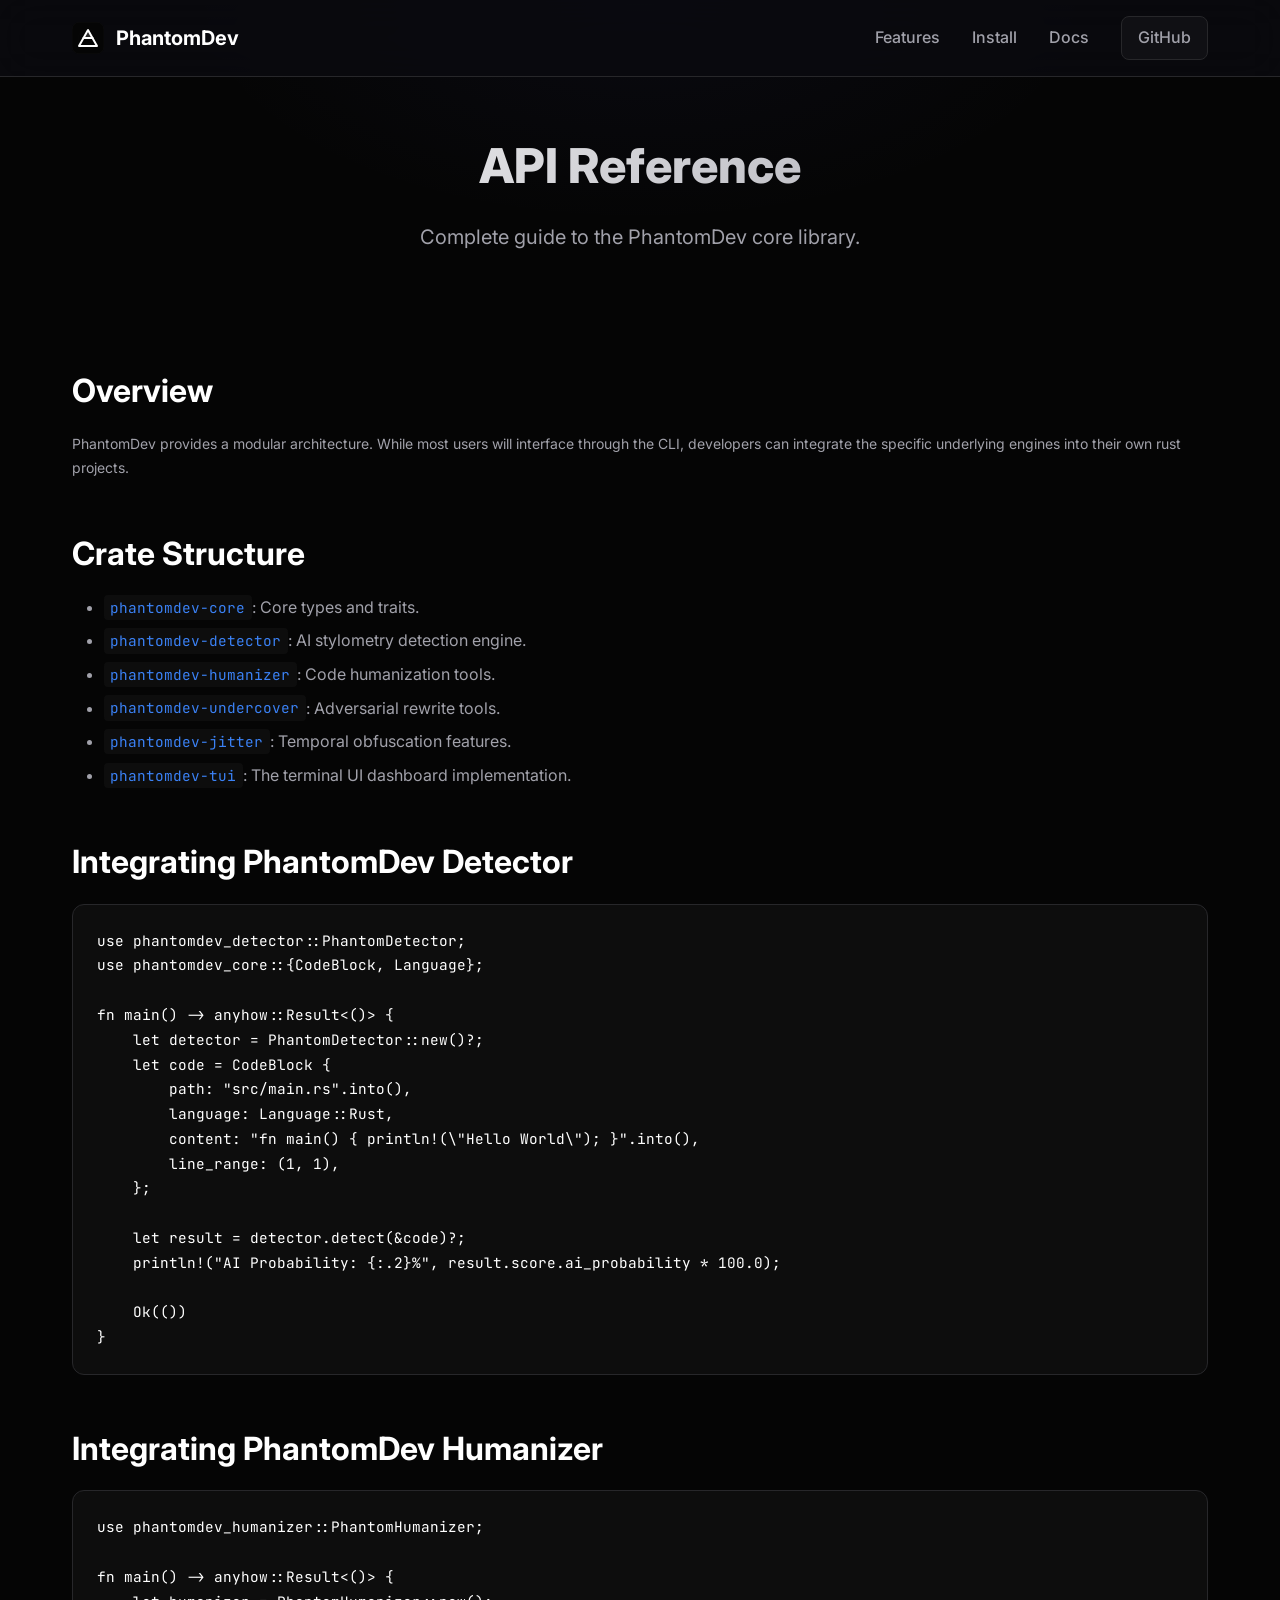
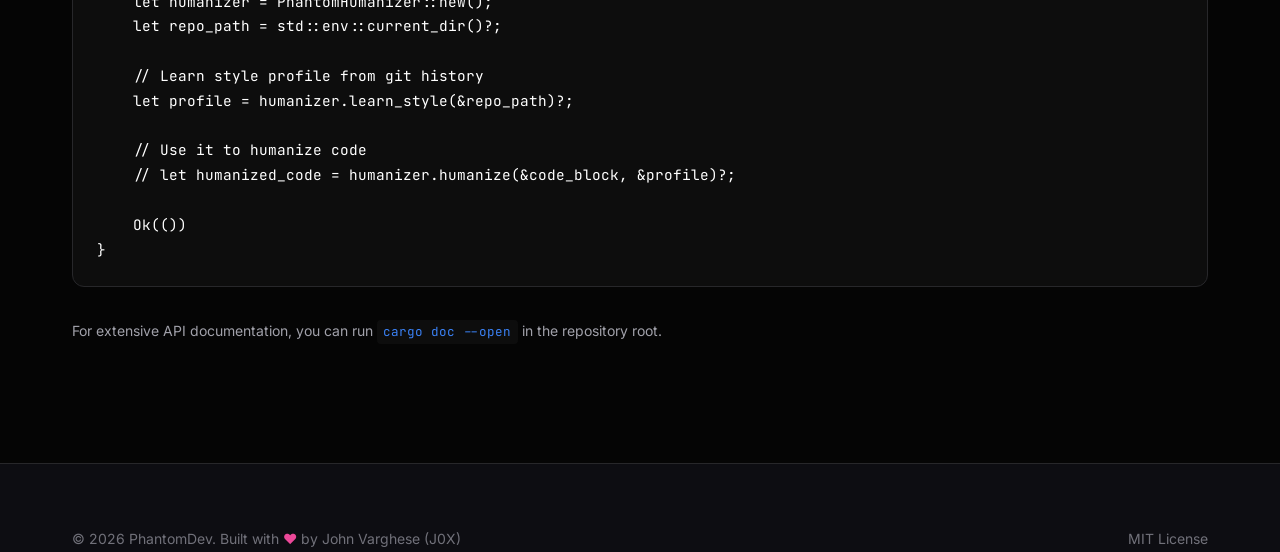
<file: docs/api.html>
<!DOCTYPE html>
<html lang="en">
<head>
    <meta charset="UTF-8">
    <meta name="viewport" content="width=device-width, initial-scale=1.0">
    <title>API Reference - PhantomDev Docs</title>
    <link rel="stylesheet" href="styles.css">
    <link href="https://fonts.googleapis.com/css2?family=JetBrains+Mono:wght@400;500;600&family=Inter:wght@300;400;500;600;700;800&display=swap" rel="stylesheet">
</head>
<body>
    <nav class="navbar">
        <div class="nav-container">
            <div class="nav-logo">
                <a href="index.html" style="text-decoration: none; display: flex; align-items: center; gap: 0.75rem; color: inherit;">
                    <svg width="32" height="32" viewBox="0 0 256 256" fill="none" xmlns="http://www.w3.org/2000/svg">
                        <rect width="256" height="256" rx="56" fill="#050505"/>
                        <rect x="2" y="2" width="252" height="252" rx="54" stroke="#ffffff" stroke-opacity="0.1" stroke-width="2"/>
                        <circle cx="128" cy="136" r="80" stroke="#ffffff" stroke-opacity="0.03" stroke-width="2"/>
                        <path d="M128 64 L92 128 L164 128 Z" fill="#ffffff" fill-opacity="0.15"/>
                        <path d="M128 64 L56 192 L200 192 Z" stroke="#ffffff" stroke-width="16" stroke-linejoin="round"/>
                        <path d="M92 128 L164 128" stroke="#ffffff" stroke-width="16" stroke-linecap="round"/>
                    </svg>
                    <span>PhantomDev</span>
                </a>
            </div>
            <div class="nav-links">
                <a href="index.html#features">Features</a>
                <a href="index.html#install">Install</a>
                <a href="index.html#docs">Docs</a>
                <a href="https://github.com/John-Varghese-EH/PhantomDev" class="nav-github">GitHub</a>
            </div>
        </div>
    </nav>

    <header class="doc-header">
        <div class="container">
            <h1>API Reference</h1>
            <p>Complete guide to the PhantomDev core library.</p>
        </div>
    </header>

    <main class="doc-content">
        <div class="container">
            <h2>Overview</h2>
            <p>PhantomDev provides a modular architecture. While most users will interface through the CLI, developers can integrate the specific underlying engines into their own rust projects.</p>

            <h2>Crate Structure</h2>
            <ul>
                <li><code>phantomdev-core</code>: Core types and traits.</li>
                <li><code>phantomdev-detector</code>: AI stylometry detection engine.</li>
                <li><code>phantomdev-humanizer</code>: Code humanization tools.</li>
                <li><code>phantomdev-undercover</code>: Adversarial rewrite tools.</li>
                <li><code>phantomdev-jitter</code>: Temporal obfuscation features.</li>
                <li><code>phantomdev-tui</code>: The terminal UI dashboard implementation.</li>
            </ul>

            <h2>Integrating PhantomDev Detector</h2>
            <pre><code>use phantomdev_detector::PhantomDetector;
use phantomdev_core::{CodeBlock, Language};

fn main() -> anyhow::Result&lt;()&gt; {
    let detector = PhantomDetector::new()?;
    let code = CodeBlock {
        path: "src/main.rs".into(),
        language: Language::Rust,
        content: "fn main() { println!(\"Hello World\"); }".into(),
        line_range: (1, 1),
    };
    
    let result = detector.detect(&amp;code)?;
    println!("AI Probability: {:.2}%", result.score.ai_probability * 100.0);
    
    Ok(())
}</code></pre>

            <h2>Integrating PhantomDev Humanizer</h2>
            <pre><code>use phantomdev_humanizer::PhantomHumanizer;

fn main() -> anyhow::Result&lt;()&gt; {
    let humanizer = PhantomHumanizer::new();
    let repo_path = std::env::current_dir()?;
    
    // Learn style profile from git history
    let profile = humanizer.learn_style(&amp;repo_path)?;
    
    // Use it to humanize code
    // let humanized_code = humanizer.humanize(&amp;code_block, &amp;profile)?;
    
    Ok(())
}</code></pre>

            <p>For extensive API documentation, you can run <code>cargo doc --open</code> in the repository root.</p>
        </div>
    </main>

    <footer class="footer">
        <div class="container">
            <div class="footer-bottom">
                <p>&copy; 2026 PhantomDev. Built with <span class="heart">♥</span> by John Varghese (J0X)</p>
                <p>MIT License</p>
            </div>
        </div>
    </footer>
</body>
</html>
</file>
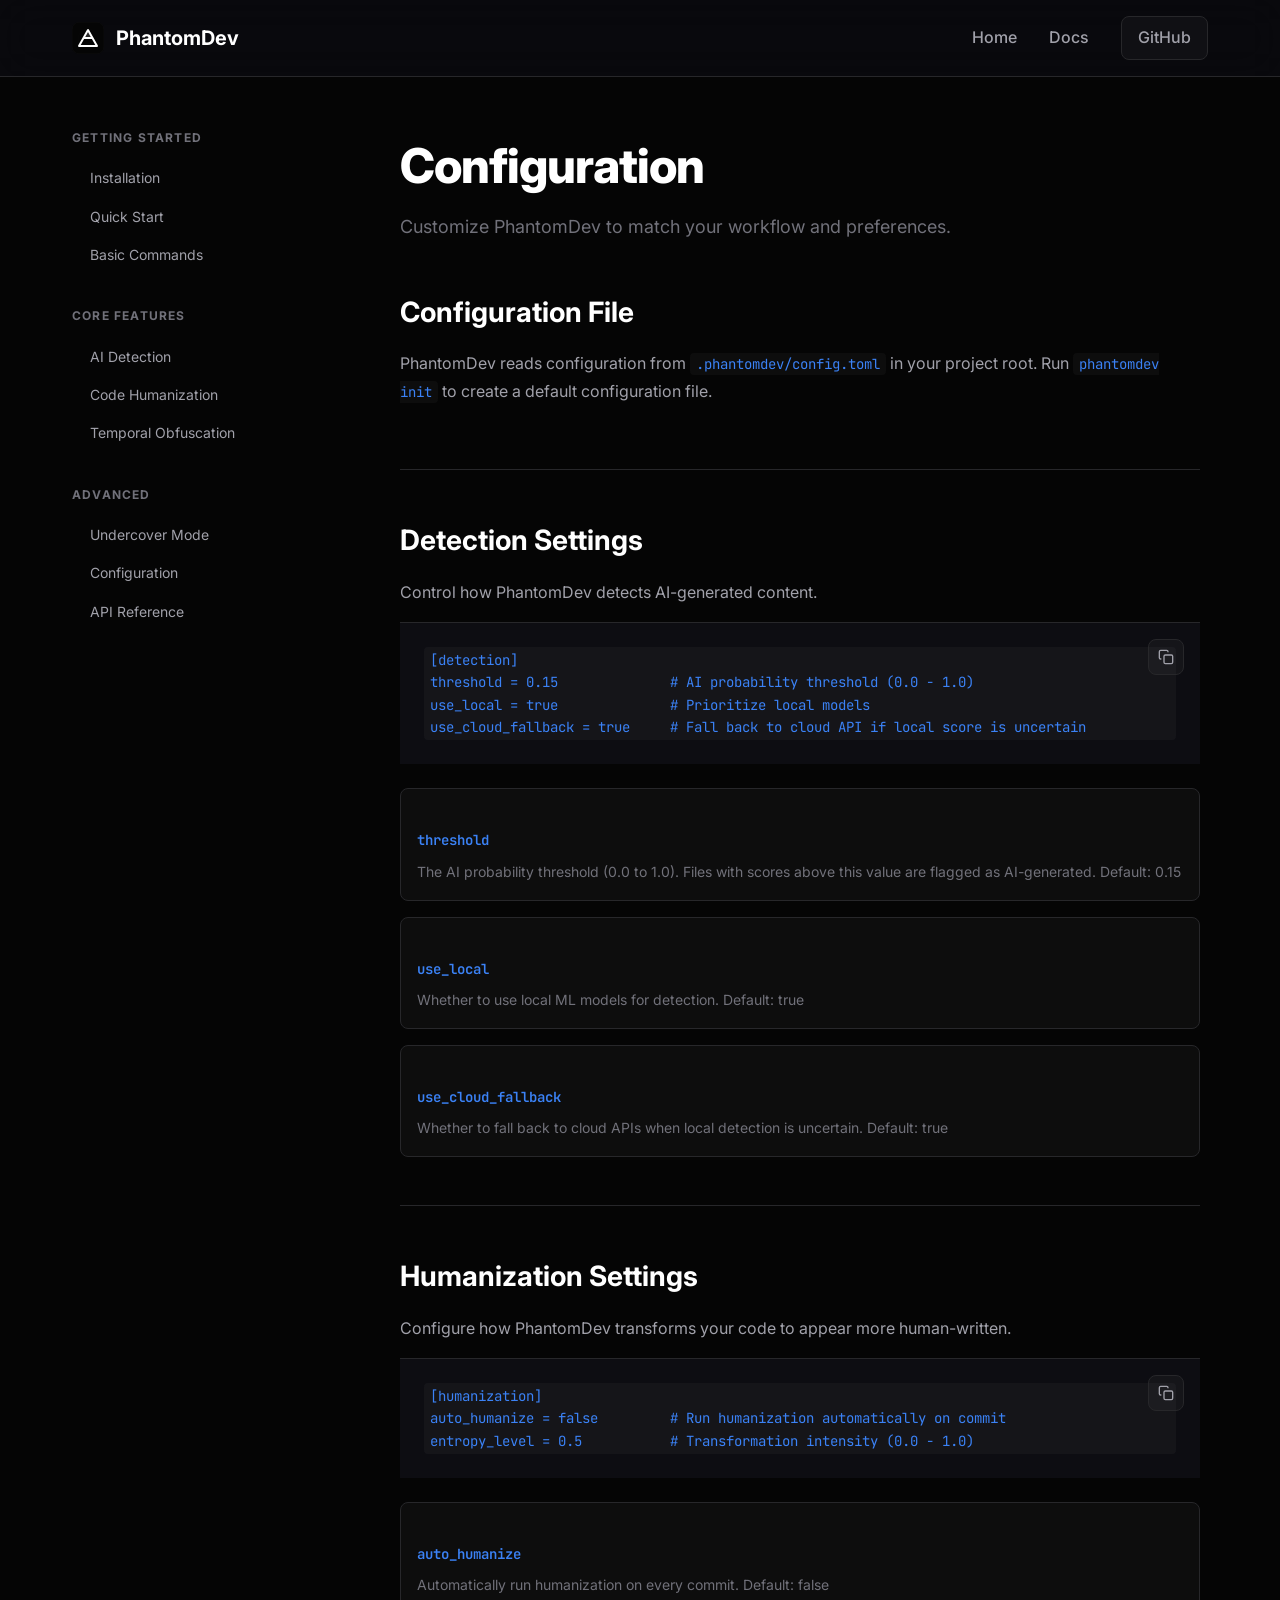
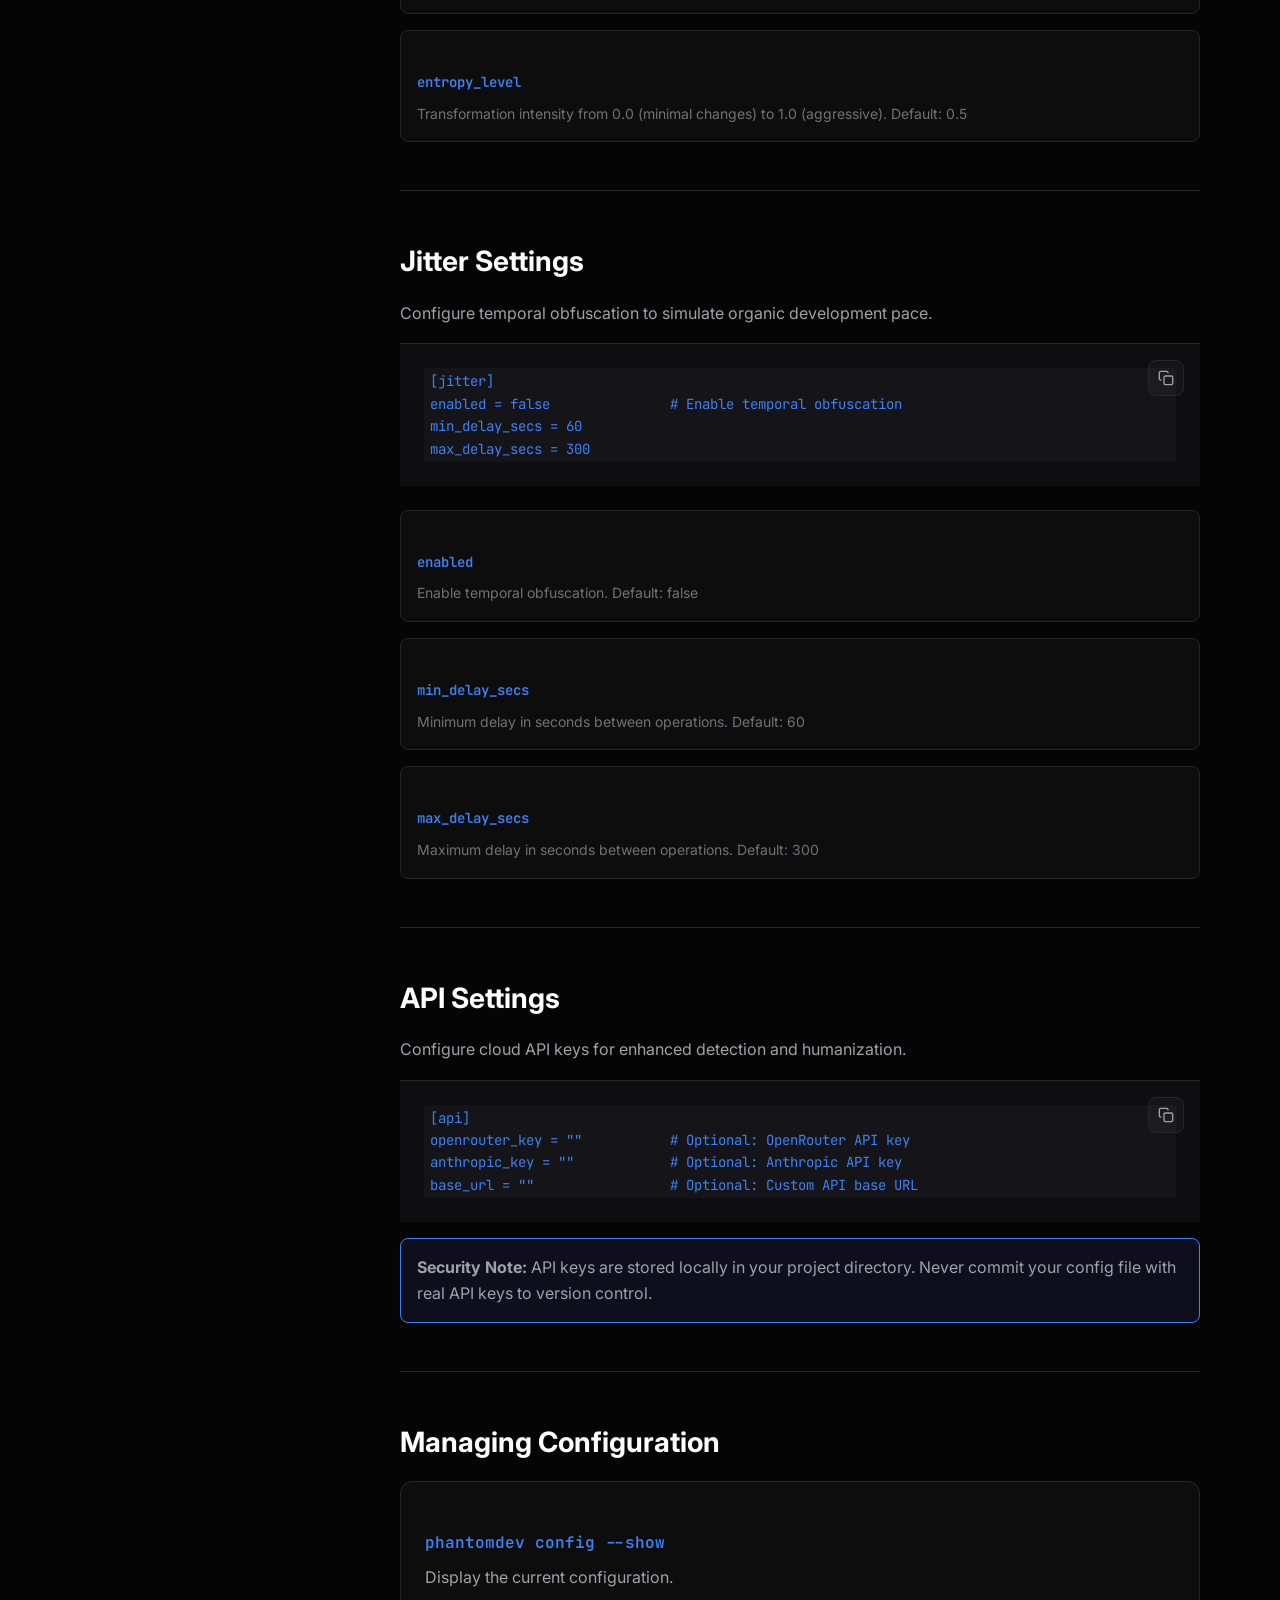
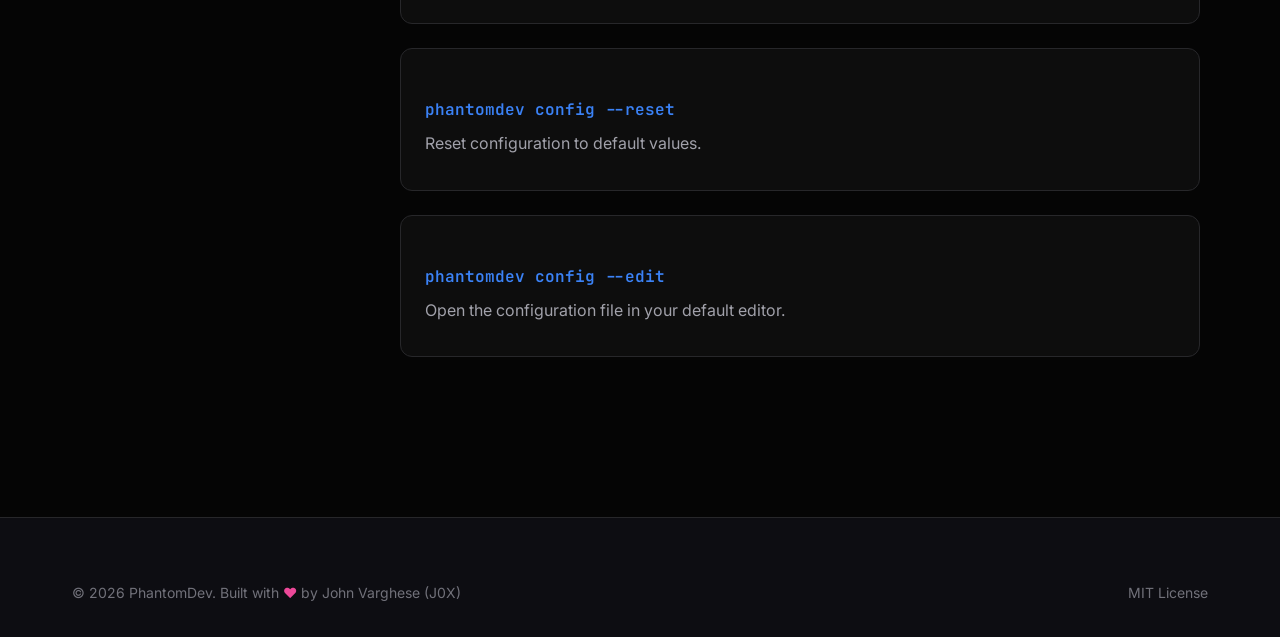
<file: docs/configuration.html>
<!DOCTYPE html>
<html lang="en">
<head>
    <meta charset="UTF-8">
    <meta name="viewport" content="width=device-width, initial-scale=1.0">
    <title>Configuration - PhantomDev</title>
    <link rel="stylesheet" href="styles.css">
    <link rel="preconnect" href="https://fonts.googleapis.com">
    <link rel="preconnect" href="https://fonts.gstatic.com" crossorigin>
    <link href="https://fonts.googleapis.com/css2?family=JetBrains+Mono:wght@400;500;600&family=Inter:wght@300;400;500;600;700;800&display=swap" rel="stylesheet">
</head>
<body>
    <nav class="navbar">
        <div class="nav-container">
            <div class="nav-logo">
                <a href="index.html" style="text-decoration: none; display: flex; align-items: center; gap: 0.75rem; color: inherit;">
                    <svg width="32" height="32" viewBox="0 0 256 256" fill="none" xmlns="http://www.w3.org/2000/svg">
                        <rect width="256" height="256" rx="56" fill="#050505"/>
                        <rect x="2" y="2" width="252" height="252" rx="54" stroke="#ffffff" stroke-opacity="0.1" stroke-width="2"/>
                        <circle cx="128" cy="136" r="80" stroke="#ffffff" stroke-opacity="0.03" stroke-width="2"/>
                        <path d="M128 64 L92 128 L164 128 Z" fill="#ffffff" fill-opacity="0.15"/>
                        <path d="M128 64 L56 192 L200 192 Z" stroke="#ffffff" stroke-width="16" stroke-linejoin="round"/>
                        <path d="M92 128 L164 128" stroke="#ffffff" stroke-width="16" stroke-cap="round"/>
                    </svg>
                    <span>PhantomDev</span>
                </a>
            </div>
            <div class="nav-links">
                <a href="index.html">Home</a>
                <a href="getting-started.html" class="active">Docs</a>
                <a href="https://github.com/John-Varghese-EH/PhantomDev" class="nav-github">GitHub</a>
            </div>
        </div>
    </nav>

    <main class="docs-main">
        <div class="container">
            <div class="docs-layout">
                <aside class="docs-sidebar">
                    <div class="sidebar-section">
                        <h3>Getting Started</h3>
                        <ul>
                            <li><a href="getting-started.html#installation">Installation</a></li>
                            <li><a href="getting-started.html#quick-start">Quick Start</a></li>
                            <li><a href="getting-started.html#basic-commands">Basic Commands</a></li>
                        </ul>
                    </div>
                    <div class="sidebar-section">
                        <h3>Core Features</h3>
                        <ul>
                            <li><a href="detection.html">AI Detection</a></li>
                            <li><a href="humanization.html">Code Humanization</a></li>
                            <li><a href="jitter.html">Temporal Obfuscation</a></li>
                        </ul>
                    </div>
                    <div class="sidebar-section">
                        <h3>Advanced</h3>
                        <ul>
                            <li><a href="undercover.html">Undercover Mode</a></li>
                            <li><a href="#config-file" class="active">Configuration</a></li>
                            <li><a href="api.html">API Reference</a></li>
                        </ul>
                    </div>
                </aside>

                <article class="docs-content">
                    <h1>Configuration</h1>
                    <p class="docs-intro">Customize PhantomDev to match your workflow and preferences.</p>

                    <section id="config-file" class="docs-section">
                        <h2>Configuration File</h2>
                        <p>PhantomDev reads configuration from <code>.phantomdev/config.toml</code> in your project root. Run <code>phantomdev init</code> to create a default configuration file.</p>
                    </section>

                    <section id="detection-config" class="docs-section">
                        <h2>Detection Settings</h2>
                        <p>Control how PhantomDev detects AI-generated content.</p>

                        <div class="code-block">
                            <code>[detection]
threshold = 0.15              # AI probability threshold (0.0 - 1.0)
use_local = true              # Prioritize local models
use_cloud_fallback = true     # Fall back to cloud API if local score is uncertain</code>
                            <button class="copy-btn" onclick="copyCode(this)">
                                <svg width="16" height="16" viewBox="0 0 24 24" fill="none" stroke="currentColor" stroke-width="2">
                                    <rect x="9" y="9" width="13" height="13" rx="2" ry="2"/>
                                    <path d="M5 15H4a2 2 0 0 1-2-2V4a2 2 0 0 1 2-2h9a2 2 0 0 1 2 2v1"/>
                                </svg>
                            </button>
                        </div>

                        <div class="config-options">
                            <div class="config-option">
                                <h4>threshold</h4>
                                <p>The AI probability threshold (0.0 to 1.0). Files with scores above this value are flagged as AI-generated. Default: 0.15</p>
                            </div>
                            <div class="config-option">
                                <h4>use_local</h4>
                                <p>Whether to use local ML models for detection. Default: true</p>
                            </div>
                            <div class="config-option">
                                <h4>use_cloud_fallback</h4>
                                <p>Whether to fall back to cloud APIs when local detection is uncertain. Default: true</p>
                            </div>
                        </div>
                    </section>

                    <section id="humanization-config" class="docs-section">
                        <h2>Humanization Settings</h2>
                        <p>Configure how PhantomDev transforms your code to appear more human-written.</p>

                        <div class="code-block">
                            <code>[humanization]
auto_humanize = false         # Run humanization automatically on commit
entropy_level = 0.5           # Transformation intensity (0.0 - 1.0)</code>
                            <button class="copy-btn" onclick="copyCode(this)">
                                <svg width="16" height="16" viewBox="0 0 24 24" fill="none" stroke="currentColor" stroke-width="2">
                                    <rect x="9" y="9" width="13" height="13" rx="2" ry="2"/>
                                    <path d="M5 15H4a2 2 0 0 1-2-2V4a2 2 0 0 1 2-2h9a2 2 0 0 1 2 2v1"/>
                                </svg>
                            </button>
                        </div>

                        <div class="config-options">
                            <div class="config-option">
                                <h4>auto_humanize</h4>
                                <p>Automatically run humanization on every commit. Default: false</p>
                            </div>
                            <div class="config-option">
                                <h4>entropy_level</h4>
                                <p>Transformation intensity from 0.0 (minimal changes) to 1.0 (aggressive). Default: 0.5</p>
                            </div>
                        </div>
                    </section>

                    <section id="jitter-config" class="docs-section">
                        <h2>Jitter Settings</h2>
                        <p>Configure temporal obfuscation to simulate organic development pace.</p>

                        <div class="code-block">
                            <code>[jitter]
enabled = false               # Enable temporal obfuscation
min_delay_secs = 60
max_delay_secs = 300</code>
                            <button class="copy-btn" onclick="copyCode(this)">
                                <svg width="16" height="16" viewBox="0 0 24 24" fill="none" stroke="currentColor" stroke-width="2">
                                    <rect x="9" y="9" width="13" height="13" rx="2" ry="2"/>
                                    <path d="M5 15H4a2 2 0 0 1-2-2V4a2 2 0 0 1 2-2h9a2 2 0 0 1 2 2v1"/>
                                </svg>
                            </button>
                        </div>

                        <div class="config-options">
                            <div class="config-option">
                                <h4>enabled</h4>
                                <p>Enable temporal obfuscation. Default: false</p>
                            </div>
                            <div class="config-option">
                                <h4>min_delay_secs</h4>
                                <p>Minimum delay in seconds between operations. Default: 60</p>
                            </div>
                            <div class="config-option">
                                <h4>max_delay_secs</h4>
                                <p>Maximum delay in seconds between operations. Default: 300</p>
                            </div>
                        </div>
                    </section>

                    <section id="api-config" class="docs-section">
                        <h2>API Settings</h2>
                        <p>Configure cloud API keys for enhanced detection and humanization.</p>

                        <div class="code-block">
                            <code>[api]
openrouter_key = ""           # Optional: OpenRouter API key
anthropic_key = ""            # Optional: Anthropic API key
base_url = ""                 # Optional: Custom API base URL</code>
                            <button class="copy-btn" onclick="copyCode(this)">
                                <svg width="16" height="16" viewBox="0 0 24 24" fill="none" stroke="currentColor" stroke-width="2">
                                    <rect x="9" y="9" width="13" height="13" rx="2" ry="2"/>
                                    <path d="M5 15H4a2 2 0 0 1-2-2V4a2 2 0 0 1 2-2h9a2 2 0 0 1 2 2v1"/>
                                </svg>
                            </button>
                        </div>

                        <div class="info-box">
                            <strong>Security Note:</strong> API keys are stored locally in your project directory. Never commit your config file with real API keys to version control.
                        </div>
                    </section>

                    <section id="cli-config" class="docs-section">
                        <h2>Managing Configuration</h2>

                        <div class="command-list">
                            <div class="command-item">
                                <h4>phantomdev config --show</h4>
                                <p>Display the current configuration.</p>
                            </div>
                            <div class="command-item">
                                <h4>phantomdev config --reset</h4>
                                <p>Reset configuration to default values.</p>
                            </div>
                            <div class="command-item">
                                <h4>phantomdev config --edit</h4>
                                <p>Open the configuration file in your default editor.</p>
                            </div>
                        </div>
                    </section>
                </article>
            </div>
        </div>
    </main>

    <footer class="footer">
        <div class="container">
            <div class="footer-bottom">
                <p>&copy; 2026 PhantomDev. Built with <span class="heart">♥</span> by John Varghese (J0X)</p>
                <p>MIT License</p>
            </div>
        </div>
    </footer>

    <script>
        function copyCode(button) {
            const codeBlock = button.parentElement;
            const code = codeBlock.querySelector('code').textContent;
            navigator.clipboard.writeText(code).then(() => {
                const originalText = button.innerHTML;
                button.innerHTML = '<svg width="16" height="16" viewBox="0 0 24 24" fill="none" stroke="currentColor" stroke-width="2"><polyline points="20 6 9 17 4 12"/></svg>';
                setTimeout(() => {
                    button.innerHTML = originalText;
                }, 2000);
            });
        }

        const sections = document.querySelectorAll('.docs-section[id]');
        const navLinks = document.querySelectorAll('.docs-sidebar a');

        window.addEventListener('scroll', () => {
            let current = '';
            sections.forEach(section => {
                const sectionTop = section.offsetTop;
                if (scrollY >= sectionTop - 100) {
                    current = section.getAttribute('id');
                }
            });

            navLinks.forEach(link => {
                link.classList.remove('active');
                if (link.getAttribute('href') === `#${current}`) {
                    link.classList.add('active');
                }
            });
        });
    </script>
</body>
</html>
</file>
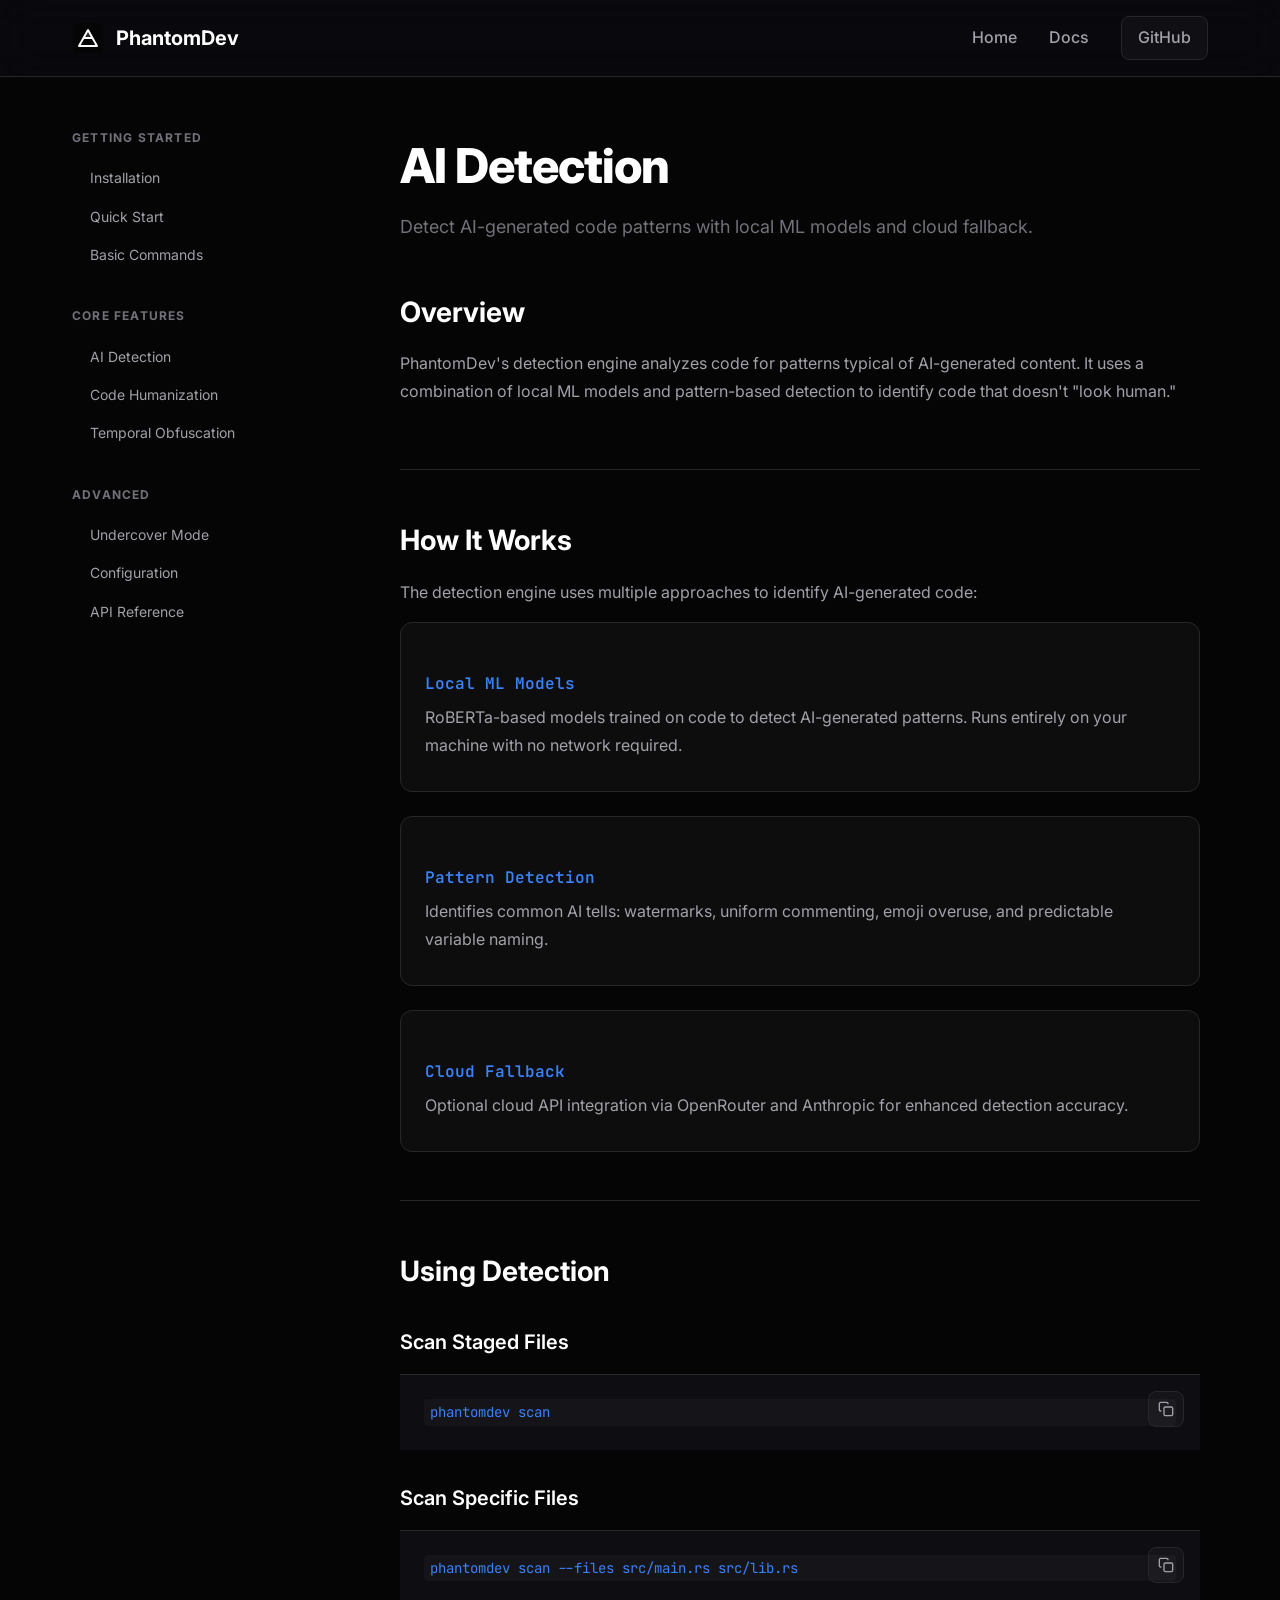
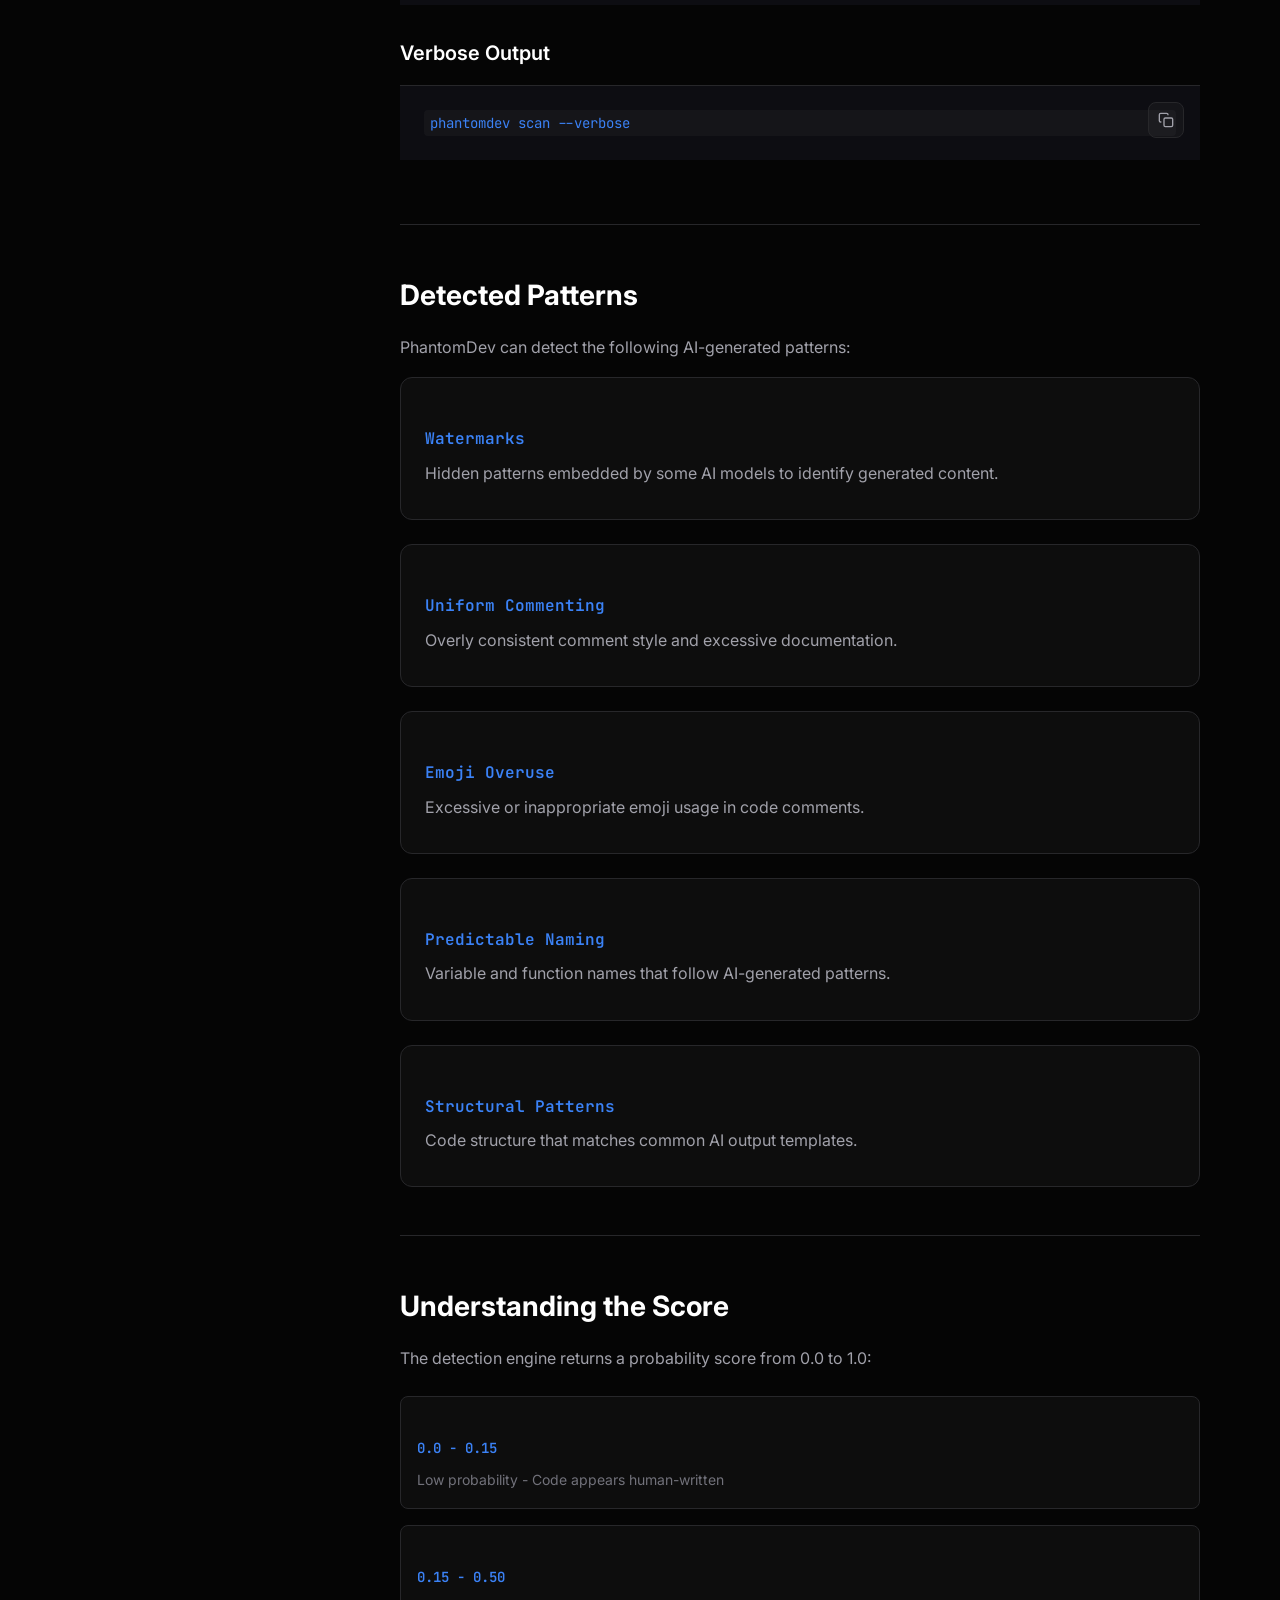
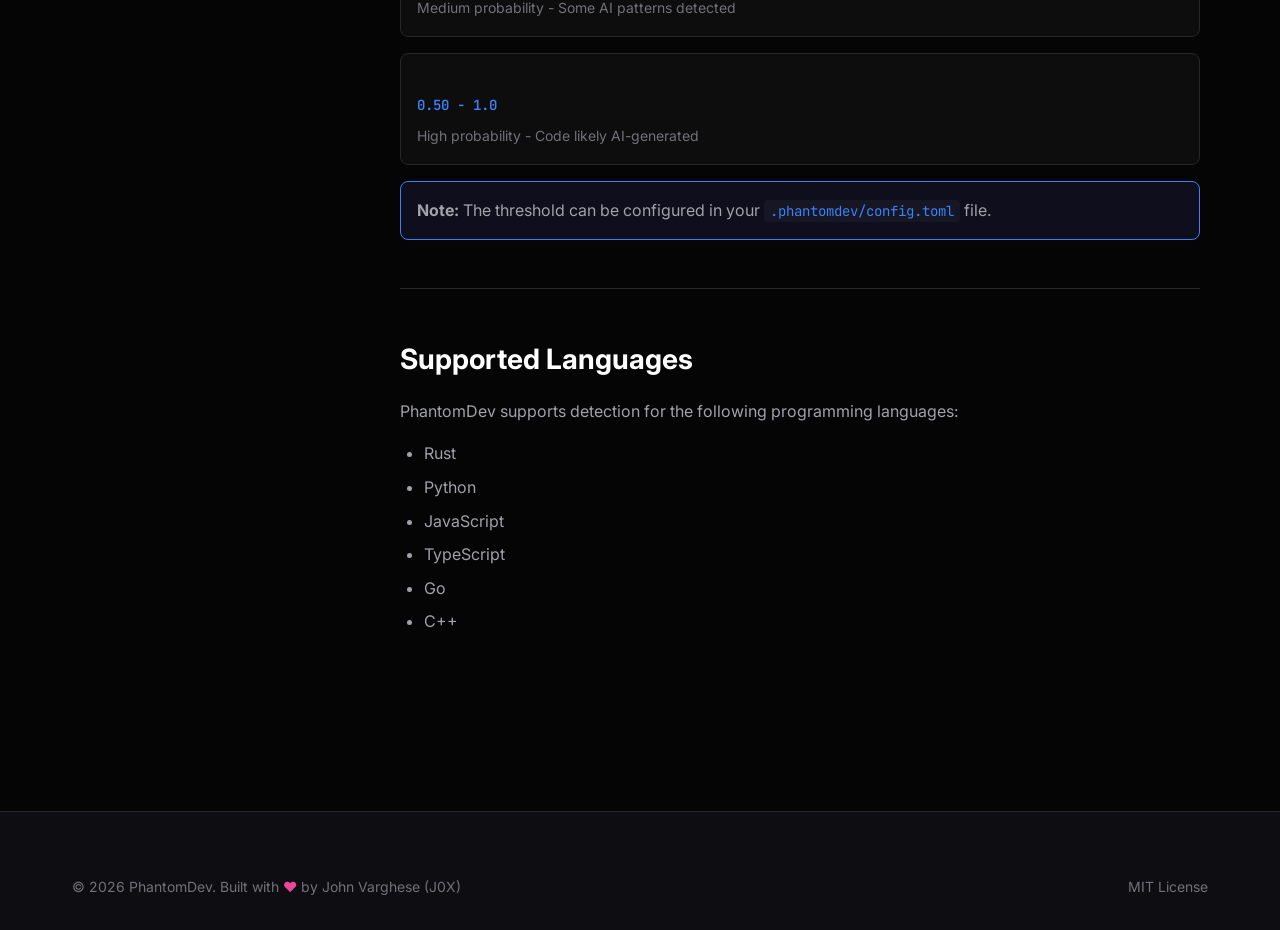
<file: docs/detection.html>
<!DOCTYPE html>
<html lang="en">
<head>
    <meta charset="UTF-8">
    <meta name="viewport" content="width=device-width, initial-scale=1.0">
    <title>AI Detection - PhantomDev</title>
    <link rel="stylesheet" href="styles.css">
    <link rel="preconnect" href="https://fonts.googleapis.com">
    <link rel="preconnect" href="https://fonts.gstatic.com" crossorigin>
    <link href="https://fonts.googleapis.com/css2?family=JetBrains+Mono:wght@400;500;600&family=Inter:wght@300;400;500;600;700;800&display=swap" rel="stylesheet">
</head>
<body>
    <nav class="navbar">
        <div class="nav-container">
            <div class="nav-logo">
                <a href="index.html" style="text-decoration: none; display: flex; align-items: center; gap: 0.75rem; color: inherit;">
                    <svg width="32" height="32" viewBox="0 0 256 256" fill="none" xmlns="http://www.w3.org/2000/svg">
                        <rect width="256" height="256" rx="56" fill="#050505"/>
                        <rect x="2" y="2" width="252" height="252" rx="54" stroke="#ffffff" stroke-opacity="0.1" stroke-width="2"/>
                        <circle cx="128" cy="136" r="80" stroke="#ffffff" stroke-opacity="0.03" stroke-width="2"/>
                        <path d="M128 64 L92 128 L164 128 Z" fill="#ffffff" fill-opacity="0.15"/>
                        <path d="M128 64 L56 192 L200 192 Z" stroke="#ffffff" stroke-width="16" stroke-linejoin="round"/>
                        <path d="M92 128 L164 128" stroke="#ffffff" stroke-width="16" stroke-cap="round"/>
                    </svg>
                    <span>PhantomDev</span>
                </a>
            </div>
            <div class="nav-links">
                <a href="index.html">Home</a>
                <a href="getting-started.html" class="active">Docs</a>
                <a href="https://github.com/John-Varghese-EH/PhantomDev" class="nav-github">GitHub</a>
            </div>
        </div>
    </nav>

    <main class="docs-main">
        <div class="container">
            <div class="docs-layout">
                <aside class="docs-sidebar">
                    <div class="sidebar-section">
                        <h3>Getting Started</h3>
                        <ul>
                            <li><a href="getting-started.html#installation">Installation</a></li>
                            <li><a href="getting-started.html#quick-start">Quick Start</a></li>
                            <li><a href="getting-started.html#basic-commands">Basic Commands</a></li>
                        </ul>
                    </div>
                    <div class="sidebar-section">
                        <h3>Core Features</h3>
                        <ul>
                            <li><a href="#overview" class="active">AI Detection</a></li>
                            <li><a href="humanization.html">Code Humanization</a></li>
                            <li><a href="jitter.html">Temporal Obfuscation</a></li>
                        </ul>
                    </div>
                    <div class="sidebar-section">
                        <h3>Advanced</h3>
                        <ul>
                            <li><a href="undercover.html">Undercover Mode</a></li>
                            <li><a href="configuration.html">Configuration</a></li>
                            <li><a href="api.html">API Reference</a></li>
                        </ul>
                    </div>
                </aside>

                <article class="docs-content">
                    <h1>AI Detection</h1>
                    <p class="docs-intro">Detect AI-generated code patterns with local ML models and cloud fallback.</p>

                    <section id="overview" class="docs-section">
                        <h2>Overview</h2>
                        <p>PhantomDev's detection engine analyzes code for patterns typical of AI-generated content. It uses a combination of local ML models and pattern-based detection to identify code that doesn't "look human."</p>
                    </section>

                    <section id="how-it-works" class="docs-section">
                        <h2>How It Works</h2>
                        <p>The detection engine uses multiple approaches to identify AI-generated code:</p>

                        <div class="command-list">
                            <div class="command-item">
                                <h4>Local ML Models</h4>
                                <p>RoBERTa-based models trained on code to detect AI-generated patterns. Runs entirely on your machine with no network required.</p>
                            </div>
                            <div class="command-item">
                                <h4>Pattern Detection</h4>
                                <p>Identifies common AI tells: watermarks, uniform commenting, emoji overuse, and predictable variable naming.</p>
                            </div>
                            <div class="command-item">
                                <h4>Cloud Fallback</h4>
                                <p>Optional cloud API integration via OpenRouter and Anthropic for enhanced detection accuracy.</p>
                            </div>
                        </div>
                    </section>

                    <section id="using-detection" class="docs-section">
                        <h2>Using Detection</h2>

                        <h3>Scan Staged Files</h3>
                        <div class="code-block">
                            <code>phantomdev scan</code>
                            <button class="copy-btn" onclick="copyCode(this)">
                                <svg width="16" height="16" viewBox="0 0 24 24" fill="none" stroke="currentColor" stroke-width="2">
                                    <rect x="9" y="9" width="13" height="13" rx="2" ry="2"/>
                                    <path d="M5 15H4a2 2 0 0 1-2-2V4a2 2 0 0 1 2-2h9a2 2 0 0 1 2 2v1"/>
                                </svg>
                            </button>
                        </div>

                        <h3>Scan Specific Files</h3>
                        <div class="code-block">
                            <code>phantomdev scan --files src/main.rs src/lib.rs</code>
                            <button class="copy-btn" onclick="copyCode(this)">
                                <svg width="16" height="16" viewBox="0 0 24 24" fill="none" stroke="currentColor" stroke-width="2">
                                    <rect x="9" y="9" width="13" height="13" rx="2" ry="2"/>
                                    <path d="M5 15H4a2 2 0 0 1-2-2V4a2 2 0 0 1 2-2h9a2 2 0 0 1 2 2v1"/>
                                </svg>
                            </button>
                        </div>

                        <h3>Verbose Output</h3>
                        <div class="code-block">
                            <code>phantomdev scan --verbose</code>
                            <button class="copy-btn" onclick="copyCode(this)">
                                <svg width="16" height="16" viewBox="0 0 24 24" fill="none" stroke="currentColor" stroke-width="2">
                                    <rect x="9" y="9" width="13" height="13" rx="2" ry="2"/>
                                    <path d="M5 15H4a2 2 0 0 1-2-2V4a2 2 0 0 1 2-2h9a2 2 0 0 1 2 2v1"/>
                                </svg>
                            </button>
                        </div>
                    </section>

                    <section id="detected-patterns" class="docs-section">
                        <h2>Detected Patterns</h2>
                        <p>PhantomDev can detect the following AI-generated patterns:</p>

                        <div class="command-list">
                            <div class="command-item">
                                <h4>Watermarks</h4>
                                <p>Hidden patterns embedded by some AI models to identify generated content.</p>
                            </div>
                            <div class="command-item">
                                <h4>Uniform Commenting</h4>
                                <p>Overly consistent comment style and excessive documentation.</p>
                            </div>
                            <div class="command-item">
                                <h4>Emoji Overuse</h4>
                                <p>Excessive or inappropriate emoji usage in code comments.</p>
                            </div>
                            <div class="command-item">
                                <h4>Predictable Naming</h4>
                                <p>Variable and function names that follow AI-generated patterns.</p>
                            </div>
                            <div class="command-item">
                                <h4>Structural Patterns</h4>
                                <p>Code structure that matches common AI output templates.</p>
                            </div>
                        </div>
                    </section>

                    <section id="detection-score" class="docs-section">
                        <h2>Understanding the Score</h2>
                        <p>The detection engine returns a probability score from 0.0 to 1.0:</p>

                        <div class="config-options">
                            <div class="config-option">
                                <h4>0.0 - 0.15</h4>
                                <p>Low probability - Code appears human-written</p>
                            </div>
                            <div class="config-option">
                                <h4>0.15 - 0.50</h4>
                                <p>Medium probability - Some AI patterns detected</p>
                            </div>
                            <div class="config-option">
                                <h4>0.50 - 1.0</h4>
                                <p>High probability - Code likely AI-generated</p>
                            </div>
                        </div>

                        <div class="info-box">
                            <strong>Note:</strong> The threshold can be configured in your <code>.phantomdev/config.toml</code> file.
                        </div>
                    </section>

                    <section id="supported-languages" class="docs-section">
                        <h2>Supported Languages</h2>
                        <p>PhantomDev supports detection for the following programming languages:</p>
                        <ul>
                            <li>Rust</li>
                            <li>Python</li>
                            <li>JavaScript</li>
                            <li>TypeScript</li>
                            <li>Go</li>
                            <li>C++</li>
                        </ul>
                    </section>
                </article>
            </div>
        </div>
    </main>

    <footer class="footer">
        <div class="container">
            <div class="footer-bottom">
                <p>&copy; 2026 PhantomDev. Built with <span class="heart">♥</span> by John Varghese (J0X)</p>
                <p>MIT License</p>
            </div>
        </div>
    </footer>

    <script>
        function copyCode(button) {
            const codeBlock = button.parentElement;
            const code = codeBlock.querySelector('code').textContent;
            navigator.clipboard.writeText(code).then(() => {
                const originalText = button.innerHTML;
                button.innerHTML = '<svg width="16" height="16" viewBox="0 0 24 24" fill="none" stroke="currentColor" stroke-width="2"><polyline points="20 6 9 17 4 12"/></svg>';
                setTimeout(() => {
                    button.innerHTML = originalText;
                }, 2000);
            });
        }

        const sections = document.querySelectorAll('.docs-section[id]');
        const navLinks = document.querySelectorAll('.docs-sidebar a');

        window.addEventListener('scroll', () => {
            let current = '';
            sections.forEach(section => {
                const sectionTop = section.offsetTop;
                if (scrollY >= sectionTop - 100) {
                    current = section.getAttribute('id');
                }
            });

            navLinks.forEach(link => {
                link.classList.remove('active');
                if (link.getAttribute('href') === `#${current}`) {
                    link.classList.add('active');
                }
            });
        });
    </script>
</body>
</html>
</file>
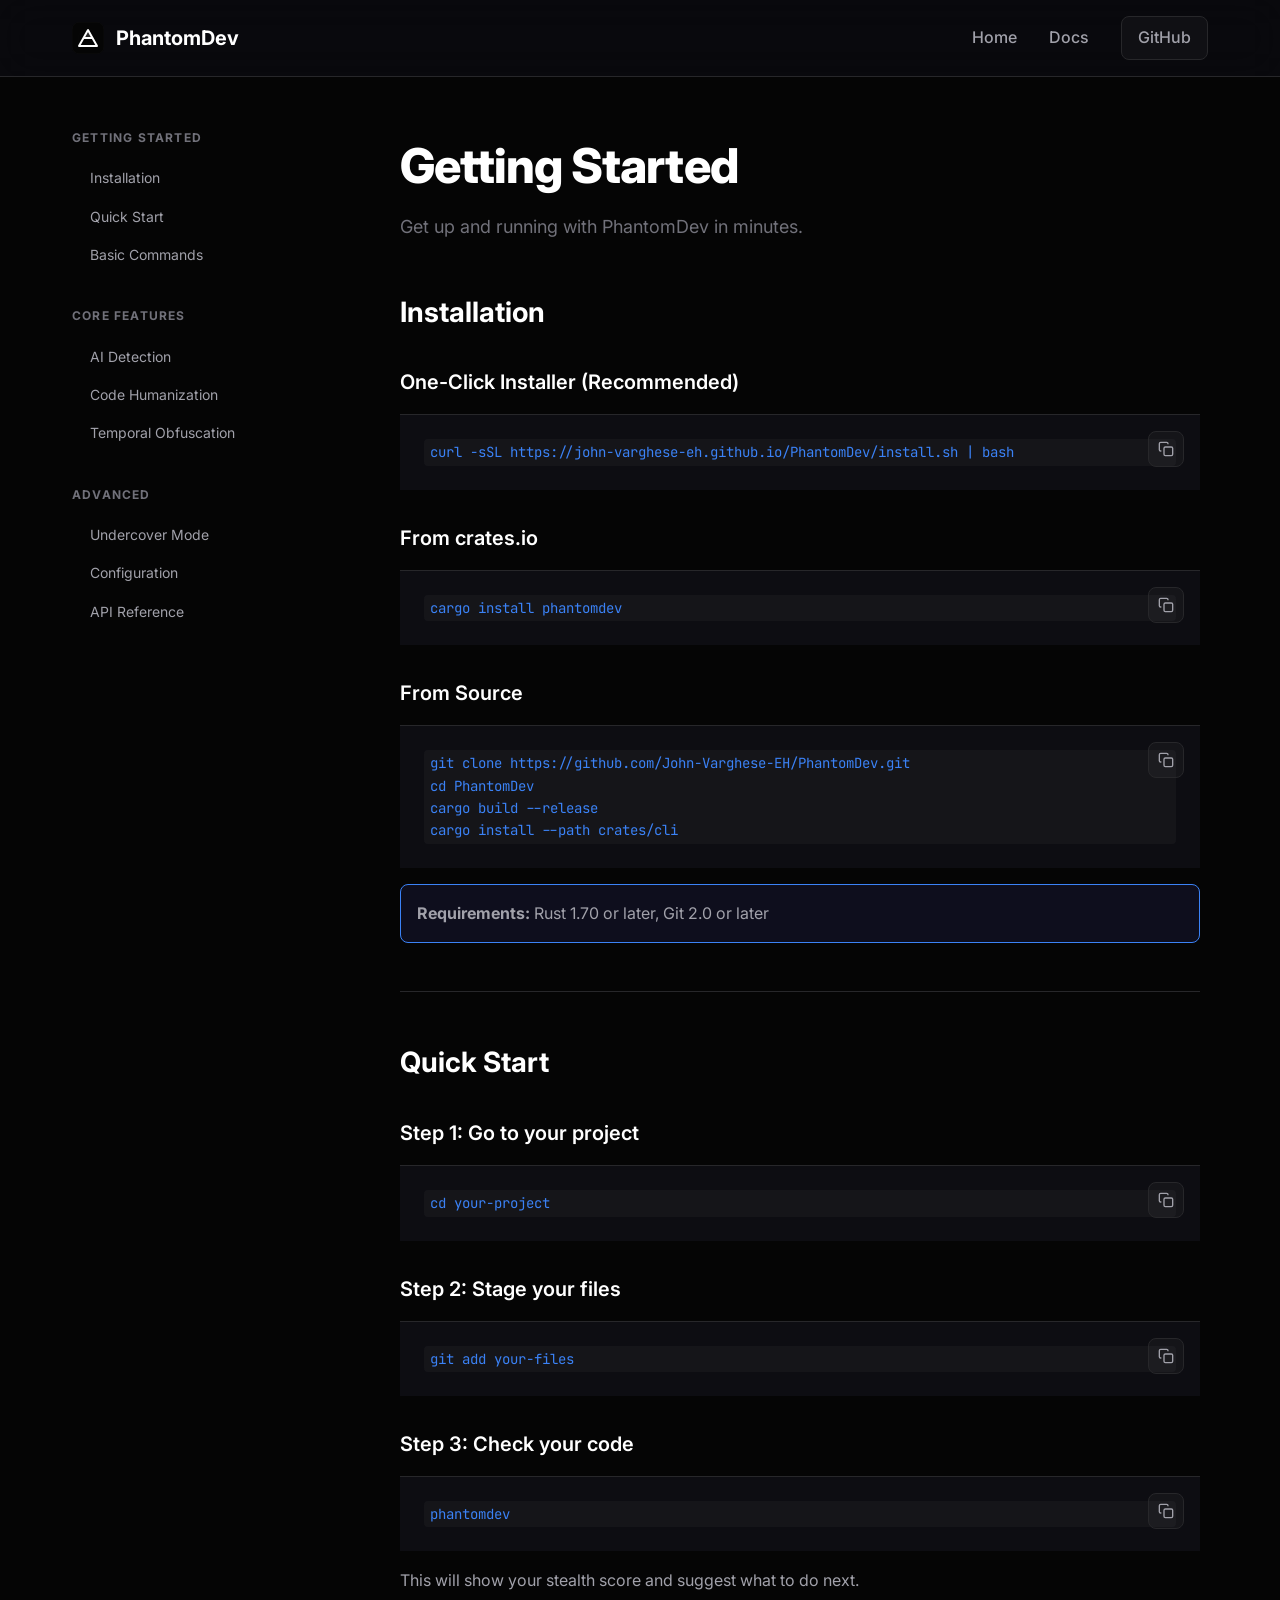
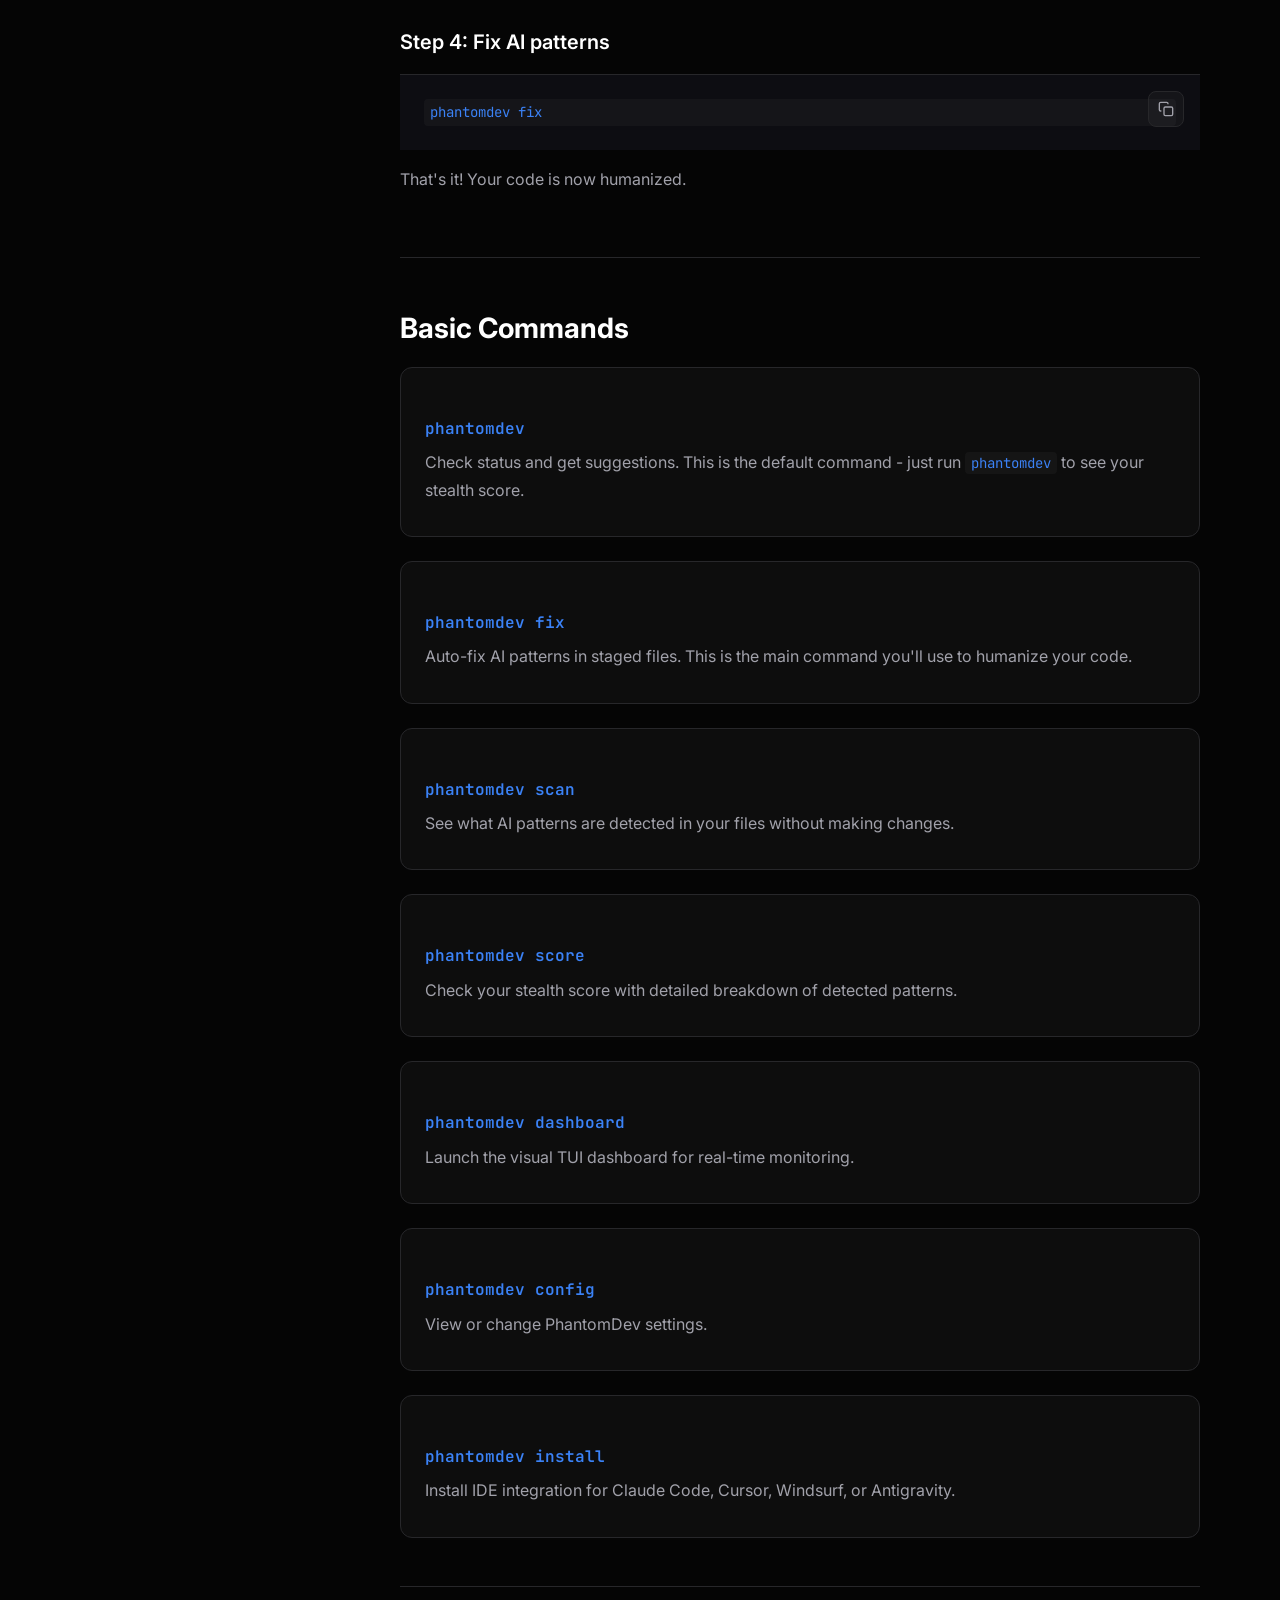
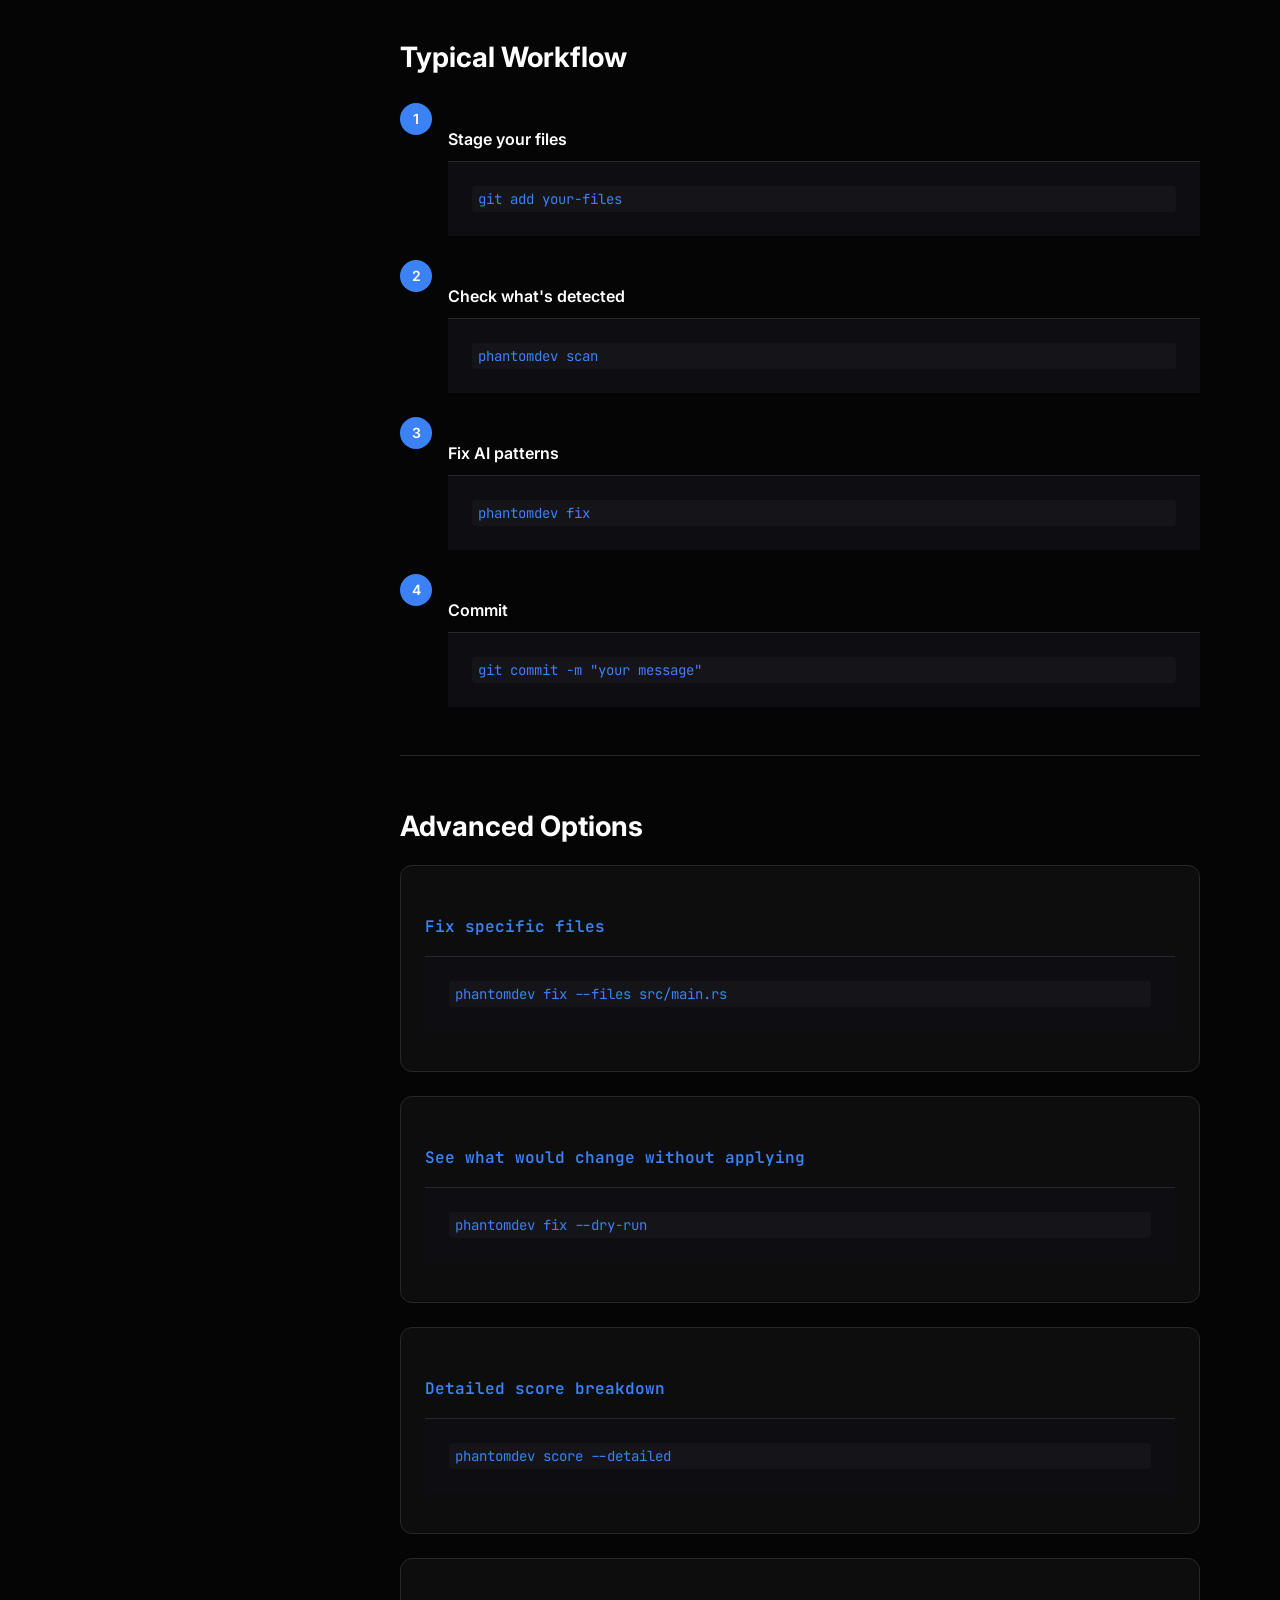
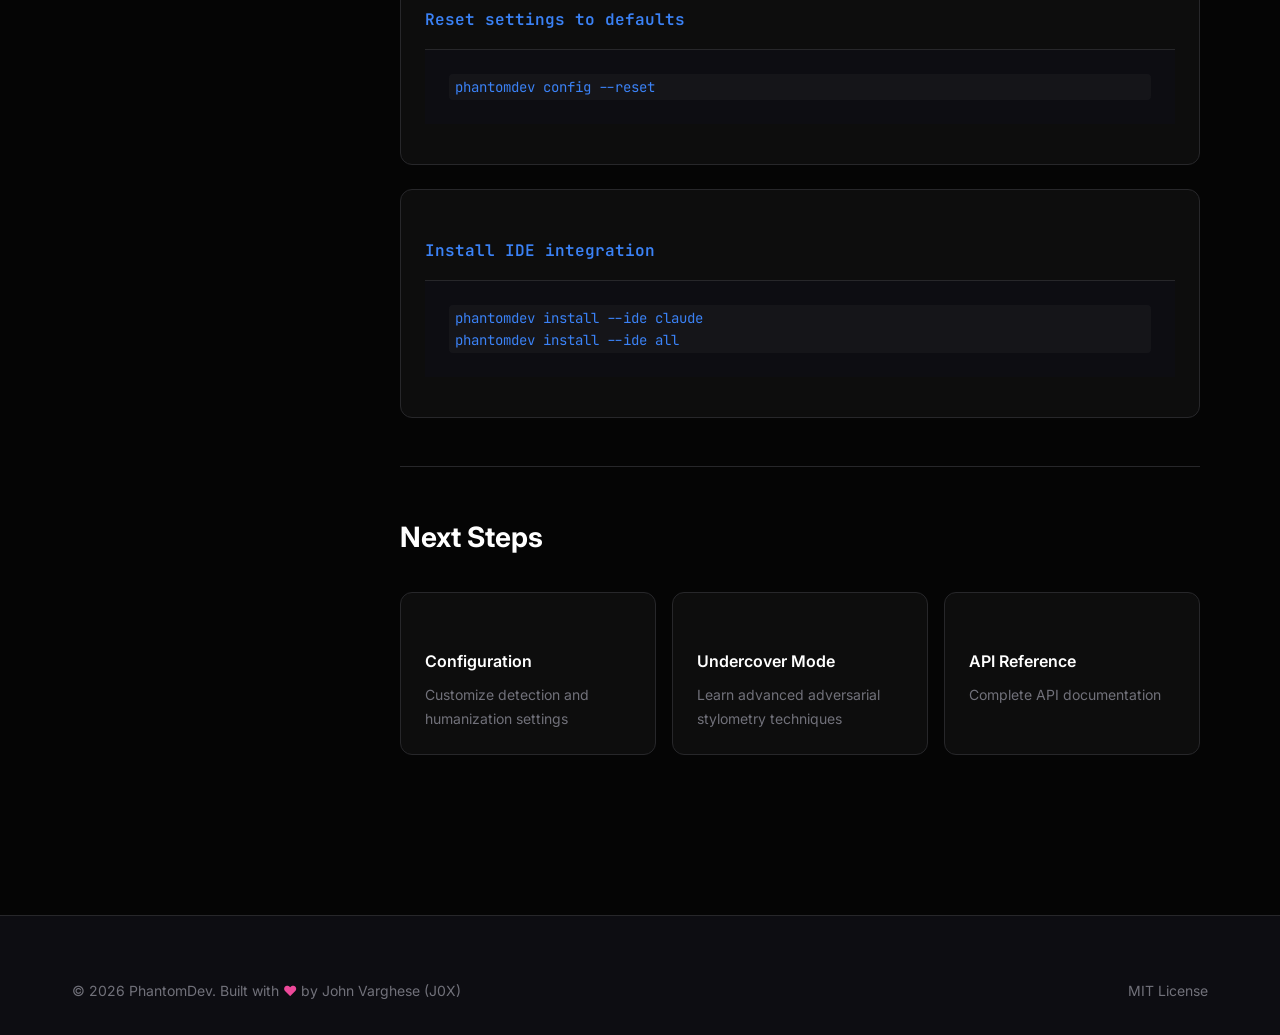
<file: docs/getting-started.html>
<!DOCTYPE html>
<html lang="en">
<head>
    <meta charset="UTF-8">
    <meta name="viewport" content="width=device-width, initial-scale=1.0">
    <title>Getting Started - PhantomDev</title>
    <link rel="stylesheet" href="styles.css">
    <link rel="preconnect" href="https://fonts.googleapis.com">
    <link rel="preconnect" href="https://fonts.gstatic.com" crossorigin>
    <link href="https://fonts.googleapis.com/css2?family=JetBrains+Mono:wght@400;500;600&family=Inter:wght@300;400;500;600;700;800&display=swap" rel="stylesheet">
</head>
<body>
    <nav class="navbar">
        <div class="nav-container">
            <div class="nav-logo">
                <a href="index.html" style="text-decoration: none; display: flex; align-items: center; gap: 0.75rem; color: inherit;">
                    <svg width="32" height="32" viewBox="0 0 256 256" fill="none" xmlns="http://www.w3.org/2000/svg">
                        <rect width="256" height="256" rx="56" fill="#050505"/>
                        <rect x="2" y="2" width="252" height="252" rx="54" stroke="#ffffff" stroke-opacity="0.1" stroke-width="2"/>
                        <circle cx="128" cy="136" r="80" stroke="#ffffff" stroke-opacity="0.03" stroke-width="2"/>
                        <path d="M128 64 L92 128 L164 128 Z" fill="#ffffff" fill-opacity="0.15"/>
                        <path d="M128 64 L56 192 L200 192 Z" stroke="#ffffff" stroke-width="16" stroke-linejoin="round"/>
                        <path d="M92 128 L164 128" stroke="#ffffff" stroke-width="16" stroke-cap="round"/>
                    </svg>
                    <span>PhantomDev</span>
                </a>
            </div>
            <div class="nav-links">
                <a href="index.html">Home</a>
                <a href="getting-started.html" class="active">Docs</a>
                <a href="https://github.com/John-Varghese-EH/PhantomDev" class="nav-github">GitHub</a>
            </div>
        </div>
    </nav>

    <main class="docs-main">
        <div class="container">
            <div class="docs-layout">
                <aside class="docs-sidebar">
                    <div class="sidebar-section">
                        <h3>Getting Started</h3>
                        <ul>
                            <li><a href="#installation" class="active">Installation</a></li>
                            <li><a href="#quick-start">Quick Start</a></li>
                            <li><a href="#basic-commands">Basic Commands</a></li>
                        </ul>
                    </div>
                    <div class="sidebar-section">
                        <h3>Core Features</h3>
                        <ul>
                            <li><a href="detection.html">AI Detection</a></li>
                            <li><a href="humanization.html">Code Humanization</a></li>
                            <li><a href="jitter.html">Temporal Obfuscation</a></li>
                        </ul>
                    </div>
                    <div class="sidebar-section">
                        <h3>Advanced</h3>
                        <ul>
                            <li><a href="undercover.html">Undercover Mode</a></li>
                            <li><a href="configuration.html">Configuration</a></li>
                            <li><a href="api.html">API Reference</a></li>
                        </ul>
                    </div>
                </aside>

                <article class="docs-content">
                    <h1>Getting Started</h1>
                    <p class="docs-intro">Get up and running with PhantomDev in minutes.</p>

                    <section id="installation" class="docs-section">
                        <h2>Installation</h2>

                        <h3>One-Click Installer (Recommended)</h3>
                        <div class="code-block">
                            <code>curl -sSL https://john-varghese-eh.github.io/PhantomDev/install.sh | bash</code>
                            <button class="copy-btn" onclick="copyCode(this)">
                                <svg width="16" height="16" viewBox="0 0 24 24" fill="none" stroke="currentColor" stroke-width="2">
                                    <rect x="9" y="9" width="13" height="13" rx="2" ry="2"/>
                                    <path d="M5 15H4a2 2 0 0 1-2-2V4a2 2 0 0 1 2-2h9a2 2 0 0 1 2 2v1"/>
                                </svg>
                            </button>
                        </div>

                        <h3>From crates.io</h3>
                        <div class="code-block">
                            <code>cargo install phantomdev</code>
                            <button class="copy-btn" onclick="copyCode(this)">
                                <svg width="16" height="16" viewBox="0 0 24 24" fill="none" stroke="currentColor" stroke-width="2">
                                    <rect x="9" y="9" width="13" height="13" rx="2" ry="2"/>
                                    <path d="M5 15H4a2 2 0 0 1-2-2V4a2 2 0 0 1 2-2h9a2 2 0 0 1 2 2v1"/>
                                </svg>
                            </button>
                        </div>

                        <h3>From Source</h3>
                        <div class="code-block">
                            <code>git clone https://github.com/John-Varghese-EH/PhantomDev.git
cd PhantomDev
cargo build --release
cargo install --path crates/cli</code>
                            <button class="copy-btn" onclick="copyCode(this)">
                                <svg width="16" height="16" viewBox="0 0 24 24" fill="none" stroke="currentColor" stroke-width="2">
                                    <rect x="9" y="9" width="13" height="13" rx="2" ry="2"/>
                                    <path d="M5 15H4a2 2 0 0 1-2-2V4a2 2 0 0 1 2-2h9a2 2 0 0 1 2 2v1"/>
                                </svg>
                            </button>
                        </div>

                        <div class="info-box">
                            <strong>Requirements:</strong> Rust 1.70 or later, Git 2.0 or later
                        </div>
                    </section>

                    <section id="quick-start" class="docs-section">
                        <h2>Quick Start</h2>

                        <h3>Step 1: Go to your project</h3>
                        <div class="code-block">
                            <code>cd your-project</code>
                            <button class="copy-btn" onclick="copyCode(this)">
                                <svg width="16" height="16" viewBox="0 0 24 24" fill="none" stroke="currentColor" stroke-width="2">
                                    <rect x="9" y="9" width="13" height="13" rx="2" ry="2"/>
                                    <path d="M5 15H4a2 2 0 0 1-2-2V4a2 2 0 0 1 2-2h9a2 2 0 0 1 2 2v1"/>
                                </svg>
                            </button>
                        </div>

                        <h3>Step 2: Stage your files</h3>
                        <div class="code-block">
                            <code>git add your-files</code>
                            <button class="copy-btn" onclick="copyCode(this)">
                                <svg width="16" height="16" viewBox="0 0 24 24" fill="none" stroke="currentColor" stroke-width="2">
                                    <rect x="9" y="9" width="13" height="13" rx="2" ry="2"/>
                                    <path d="M5 15H4a2 2 0 0 1-2-2V4a2 2 0 0 1 2-2h9a2 2 0 0 1 2 2v1"/>
                                </svg>
                            </button>
                        </div>

                        <h3>Step 3: Check your code</h3>
                        <div class="code-block">
                            <code>phantomdev</code>
                            <button class="copy-btn" onclick="copyCode(this)">
                                <svg width="16" height="16" viewBox="0 0 24 24" fill="none" stroke="currentColor" stroke-width="2">
                                    <rect x="9" y="9" width="13" height="13" rx="2" ry="2"/>
                                    <path d="M5 15H4a2 2 0 0 1-2-2V4a2 2 0 0 1 2-2h9a2 2 0 0 1 2 2v1"/>
                                </svg>
                            </button>
                        </div>
                        <p>This will show your stealth score and suggest what to do next.</p>

                        <h3>Step 4: Fix AI patterns</h3>
                        <div class="code-block">
                            <code>phantomdev fix</code>
                            <button class="copy-btn" onclick="copyCode(this)">
                                <svg width="16" height="16" viewBox="0 0 24 24" fill="none" stroke="currentColor" stroke-width="2">
                                    <rect x="9" y="9" width="13" height="13" rx="2" ry="2"/>
                                    <path d="M5 15H4a2 2 0 0 1-2-2V4a2 2 0 0 1 2-2h9a2 2 0 0 1 2 2v1"/>
                                </svg>
                            </button>
                        </div>
                        <p>That's it! Your code is now humanized.</p>
                    </section>

                    <section id="basic-commands" class="docs-section">
                        <h2>Basic Commands</h2>

                        <div class="command-list">
                            <div class="command-item">
                                <h4>phantomdev</h4>
                                <p>Check status and get suggestions. This is the default command - just run <code>phantomdev</code> to see your stealth score.</p>
                            </div>

                            <div class="command-item">
                                <h4>phantomdev fix</h4>
                                <p>Auto-fix AI patterns in staged files. This is the main command you'll use to humanize your code.</p>
                            </div>

                            <div class="command-item">
                                <h4>phantomdev scan</h4>
                                <p>See what AI patterns are detected in your files without making changes.</p>
                            </div>

                            <div class="command-item">
                                <h4>phantomdev score</h4>
                                <p>Check your stealth score with detailed breakdown of detected patterns.</p>
                            </div>

                            <div class="command-item">
                                <h4>phantomdev dashboard</h4>
                                <p>Launch the visual TUI dashboard for real-time monitoring.</p>
                            </div>

                            <div class="command-item">
                                <h4>phantomdev config</h4>
                                <p>View or change PhantomDev settings.</p>
                            </div>

                            <div class="command-item">
                                <h4>phantomdev install</h4>
                                <p>Install IDE integration for Claude Code, Cursor, Windsurf, or Antigravity.</p>
                            </div>
                        </div>
                    </section>

                    <section id="typical-workflow" class="docs-section">
                        <h2>Typical Workflow</h2>

                        <div class="workflow-steps">
                            <div class="workflow-step">
                                <div class="step-number">1</div>
                                <div class="step-content">
                                    <h4>Stage your files</h4>
                                    <div class="code-block">
                                        <code>git add your-files</code>
                                    </div>
                                </div>
                            </div>

                            <div class="workflow-step">
                                <div class="step-number">2</div>
                                <div class="step-content">
                                    <h4>Check what's detected</h4>
                                    <div class="code-block">
                                        <code>phantomdev scan</code>
                                    </div>
                                </div>
                            </div>

                            <div class="workflow-step">
                                <div class="step-number">3</div>
                                <div class="step-content">
                                    <h4>Fix AI patterns</h4>
                                    <div class="code-block">
                                        <code>phantomdev fix</code>
                                    </div>
                                </div>
                            </div>

                            <div class="workflow-step">
                                <div class="step-number">4</div>
                                <div class="step-content">
                                    <h4>Commit</h4>
                                    <div class="code-block">
                                        <code>git commit -m "your message"</code>
                                    </div>
                                </div>
                            </div>
                        </div>
                    </section>

                    <section id="advanced-options" class="docs-section">
                        <h2>Advanced Options</h2>

                        <div class="command-list">
                            <div class="command-item">
                                <h4>Fix specific files</h4>
                                <div class="code-block">
                                    <code>phantomdev fix --files src/main.rs</code>
                                </div>
                            </div>

                            <div class="command-item">
                                <h4>See what would change without applying</h4>
                                <div class="code-block">
                                    <code>phantomdev fix --dry-run</code>
                                </div>
                            </div>

                            <div class="command-item">
                                <h4>Detailed score breakdown</h4>
                                <div class="code-block">
                                    <code>phantomdev score --detailed</code>
                                </div>
                            </div>

                            <div class="command-item">
                                <h4>Reset settings to defaults</h4>
                                <div class="code-block">
                                    <code>phantomdev config --reset</code>
                                </div>
                            </div>

                            <div class="command-item">
                                <h4>Install IDE integration</h4>
                                <div class="code-block">
                                    <code>phantomdev install --ide claude
phantomdev install --ide all</code>
                                </div>
                            </div>
                        </div>
                    </section>

                    <section class="docs-section">
                        <h2>Next Steps</h2>
                        <div class="next-steps">
                            <a href="configuration.html" class="next-step-card">
                                <h3>Configuration</h3>
                                <p>Customize detection and humanization settings</p>
                            </a>
                            <a href="undercover.html" class="next-step-card">
                                <h3>Undercover Mode</h3>
                                <p>Learn advanced adversarial stylometry techniques</p>
                            </a>
                            <a href="api.html" class="next-step-card">
                                <h3>API Reference</h3>
                                <p>Complete API documentation</p>
                            </a>
                        </div>
                    </section>
                </article>
            </div>
        </div>
    </main>

    <footer class="footer">
        <div class="container">
            <div class="footer-bottom">
                <p>&copy; 2026 PhantomDev. Built with <span class="heart">♥</span> by John Varghese (J0X)</p>
                <p>MIT License</p>
            </div>
        </div>
    </footer>

    <script>
        function copyCode(button) {
            const codeBlock = button.parentElement;
            const code = codeBlock.querySelector('code').textContent;
            navigator.clipboard.writeText(code).then(() => {
                const originalText = button.innerHTML;
                button.innerHTML = '<svg width="16" height="16" viewBox="0 0 24 24" fill="none" stroke="currentColor" stroke-width="2"><polyline points="20 6 9 17 4 12"/></svg>';
                setTimeout(() => {
                    button.innerHTML = originalText;
                }, 2000);
            });
        }

        const sections = document.querySelectorAll('.docs-section[id]');
        const navLinks = document.querySelectorAll('.docs-sidebar a');

        window.addEventListener('scroll', () => {
            let current = '';
            sections.forEach(section => {
                const sectionTop = section.offsetTop;
                if (scrollY >= sectionTop - 100) {
                    current = section.getAttribute('id');
                }
            });

            navLinks.forEach(link => {
                link.classList.remove('active');
                if (link.getAttribute('href') === `#${current}`) {
                    link.classList.add('active');
                }
            });
        });
    </script>
</body>
</html>
</file>
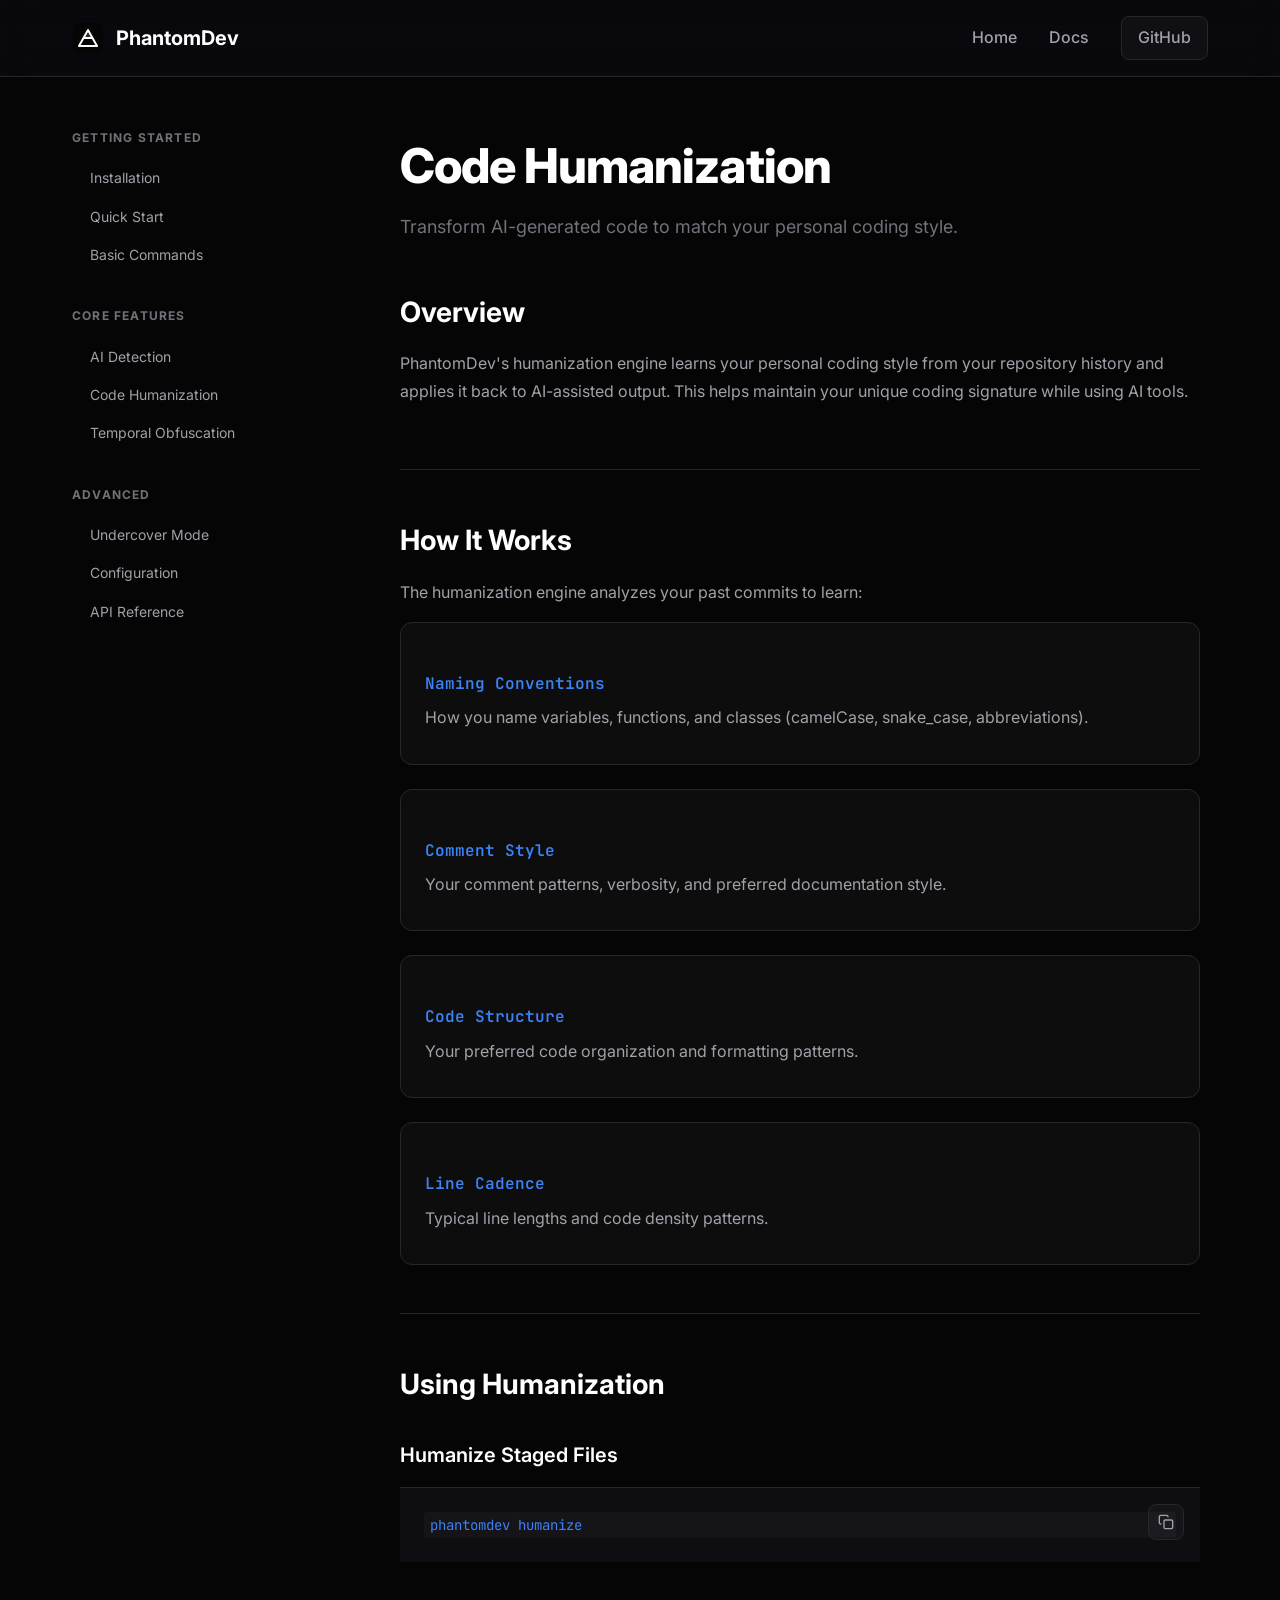
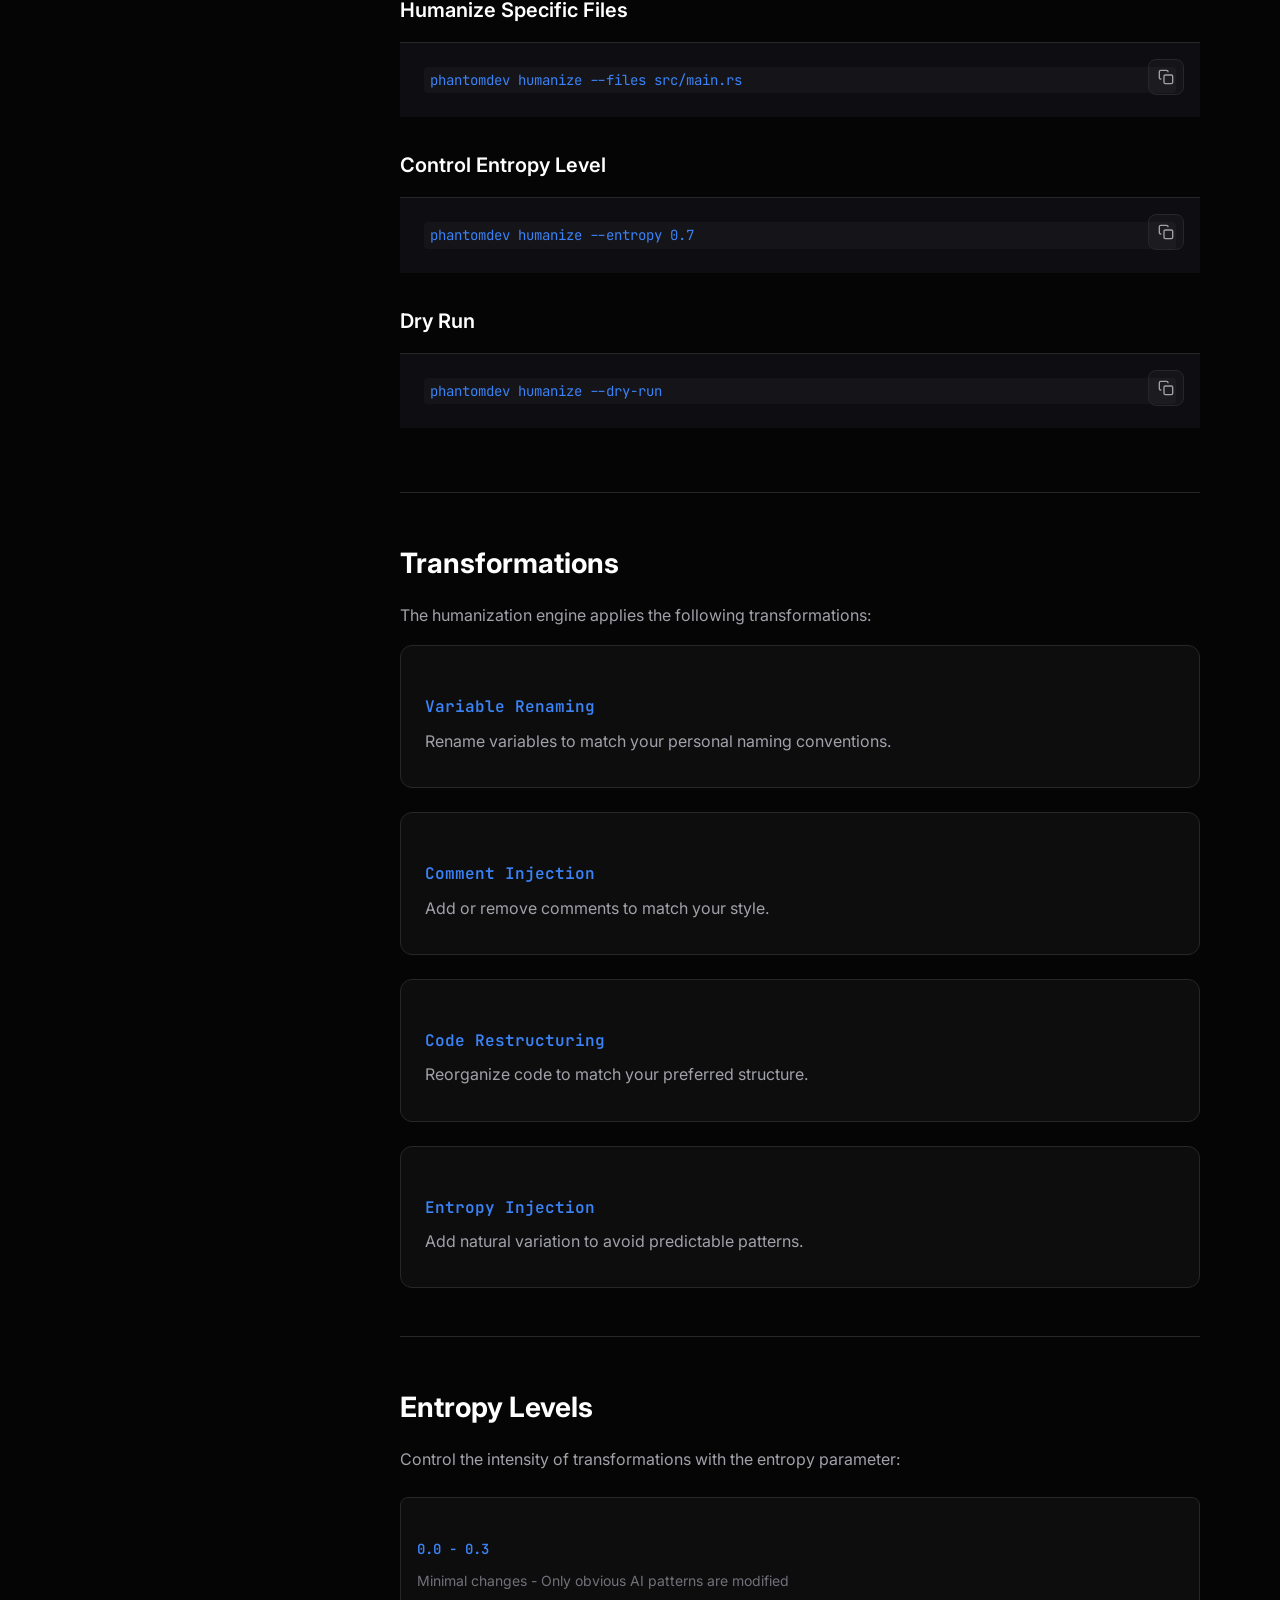
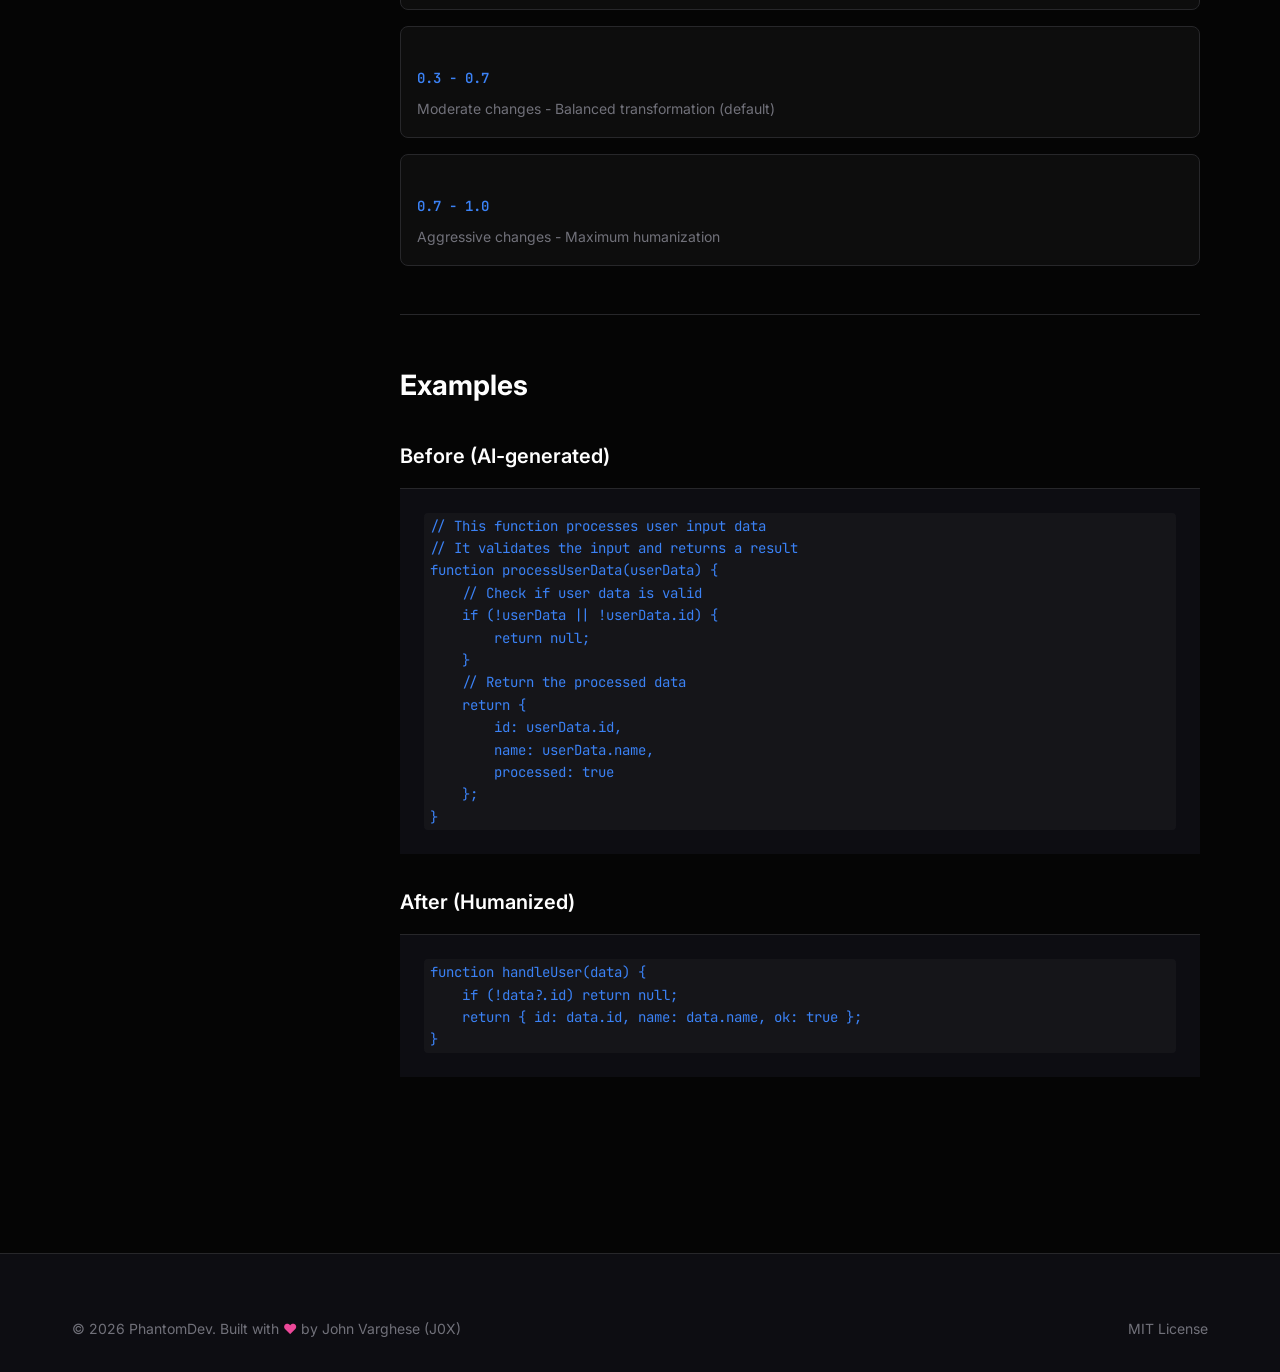
<file: docs/humanization.html>
<!DOCTYPE html>
<html lang="en">
<head>
    <meta charset="UTF-8">
    <meta name="viewport" content="width=device-width, initial-scale=1.0">
    <title>Code Humanization - PhantomDev</title>
    <link rel="stylesheet" href="styles.css">
    <link rel="preconnect" href="https://fonts.googleapis.com">
    <link rel="preconnect" href="https://fonts.gstatic.com" crossorigin>
    <link href="https://fonts.googleapis.com/css2?family=JetBrains+Mono:wght@400;500;600&family=Inter:wght@300;400;500;600;700;800&display=swap" rel="stylesheet">
</head>
<body>
    <nav class="navbar">
        <div class="nav-container">
            <div class="nav-logo">
                <a href="index.html" style="text-decoration: none; display: flex; align-items: center; gap: 0.75rem; color: inherit;">
                    <svg width="32" height="32" viewBox="0 0 256 256" fill="none" xmlns="http://www.w3.org/2000/svg">
                        <rect width="256" height="256" rx="56" fill="#050505"/>
                        <rect x="2" y="2" width="252" height="252" rx="54" stroke="#ffffff" stroke-opacity="0.1" stroke-width="2"/>
                        <circle cx="128" cy="136" r="80" stroke="#ffffff" stroke-opacity="0.03" stroke-width="2"/>
                        <path d="M128 64 L92 128 L164 128 Z" fill="#ffffff" fill-opacity="0.15"/>
                        <path d="M128 64 L56 192 L200 192 Z" stroke="#ffffff" stroke-width="16" stroke-linejoin="round"/>
                        <path d="M92 128 L164 128" stroke="#ffffff" stroke-width="16" stroke-cap="round"/>
                    </svg>
                    <span>PhantomDev</span>
                </a>
            </div>
            <div class="nav-links">
                <a href="index.html">Home</a>
                <a href="getting-started.html" class="active">Docs</a>
                <a href="https://github.com/John-Varghese-EH/PhantomDev" class="nav-github">GitHub</a>
            </div>
        </div>
    </nav>

    <main class="docs-main">
        <div class="container">
            <div class="docs-layout">
                <aside class="docs-sidebar">
                    <div class="sidebar-section">
                        <h3>Getting Started</h3>
                        <ul>
                            <li><a href="getting-started.html#installation">Installation</a></li>
                            <li><a href="getting-started.html#quick-start">Quick Start</a></li>
                            <li><a href="getting-started.html#basic-commands">Basic Commands</a></li>
                        </ul>
                    </div>
                    <div class="sidebar-section">
                        <h3>Core Features</h3>
                        <ul>
                            <li><a href="detection.html">AI Detection</a></li>
                            <li><a href="#overview" class="active">Code Humanization</a></li>
                            <li><a href="jitter.html">Temporal Obfuscation</a></li>
                        </ul>
                    </div>
                    <div class="sidebar-section">
                        <h3>Advanced</h3>
                        <ul>
                            <li><a href="undercover.html">Undercover Mode</a></li>
                            <li><a href="configuration.html">Configuration</a></li>
                            <li><a href="api.html">API Reference</a></li>
                        </ul>
                    </div>
                </aside>

                <article class="docs-content">
                    <h1>Code Humanization</h1>
                    <p class="docs-intro">Transform AI-generated code to match your personal coding style.</p>

                    <section id="overview" class="docs-section">
                        <h2>Overview</h2>
                        <p>PhantomDev's humanization engine learns your personal coding style from your repository history and applies it back to AI-assisted output. This helps maintain your unique coding signature while using AI tools.</p>
                    </section>

                    <section id="how-it-works" class="docs-section">
                        <h2>How It Works</h2>
                        <p>The humanization engine analyzes your past commits to learn:</p>

                        <div class="command-list">
                            <div class="command-item">
                                <h4>Naming Conventions</h4>
                                <p>How you name variables, functions, and classes (camelCase, snake_case, abbreviations).</p>
                            </div>
                            <div class="command-item">
                                <h4>Comment Style</h4>
                                <p>Your comment patterns, verbosity, and preferred documentation style.</p>
                            </div>
                            <div class="command-item">
                                <h4>Code Structure</h4>
                                <p>Your preferred code organization and formatting patterns.</p>
                            </div>
                            <div class="command-item">
                                <h4>Line Cadence</h4>
                                <p>Typical line lengths and code density patterns.</p>
                            </div>
                        </div>
                    </section>

                    <section id="using-humanization" class="docs-section">
                        <h2>Using Humanization</h2>

                        <h3>Humanize Staged Files</h3>
                        <div class="code-block">
                            <code>phantomdev humanize</code>
                            <button class="copy-btn" onclick="copyCode(this)">
                                <svg width="16" height="16" viewBox="0 0 24 24" fill="none" stroke="currentColor" stroke-width="2">
                                    <rect x="9" y="9" width="13" height="13" rx="2" ry="2"/>
                                    <path d="M5 15H4a2 2 0 0 1-2-2V4a2 2 0 0 1 2-2h9a2 2 0 0 1 2 2v1"/>
                                </svg>
                            </button>
                        </div>

                        <h3>Humanize Specific Files</h3>
                        <div class="code-block">
                            <code>phantomdev humanize --files src/main.rs</code>
                            <button class="copy-btn" onclick="copyCode(this)">
                                <svg width="16" height="16" viewBox="0 0 24 24" fill="none" stroke="currentColor" stroke-width="2">
                                    <rect x="9" y="9" width="13" height="13" rx="2" ry="2"/>
                                    <path d="M5 15H4a2 2 0 0 1-2-2V4a2 2 0 0 1 2-2h9a2 2 0 0 1 2 2v1"/>
                                </svg>
                            </button>
                        </div>

                        <h3>Control Entropy Level</h3>
                        <div class="code-block">
                            <code>phantomdev humanize --entropy 0.7</code>
                            <button class="copy-btn" onclick="copyCode(this)">
                                <svg width="16" height="16" viewBox="0 0 24 24" fill="none" stroke="currentColor" stroke-width="2">
                                    <rect x="9" y="9" width="13" height="13" rx="2" ry="2"/>
                                    <path d="M5 15H4a2 2 0 0 1-2-2V4a2 2 0 0 1 2-2h9a2 2 0 0 1 2 2v1"/>
                                </svg>
                            </button>
                        </div>

                        <h3>Dry Run</h3>
                        <div class="code-block">
                            <code>phantomdev humanize --dry-run</code>
                            <button class="copy-btn" onclick="copyCode(this)">
                                <svg width="16" height="16" viewBox="0 0 24 24" fill="none" stroke="currentColor" stroke-width="2">
                                    <rect x="9" y="9" width="13" height="13" rx="2" ry="2"/>
                                    <path d="M5 15H4a2 2 0 0 1-2-2V4a2 2 0 0 1 2-2h9a2 2 0 0 1 2 2v1"/>
                                </svg>
                            </button>
                        </div>
                    </section>

                    <section id="transformations" class="docs-section">
                        <h2>Transformations</h2>
                        <p>The humanization engine applies the following transformations:</p>

                        <div class="command-list">
                            <div class="command-item">
                                <h4>Variable Renaming</h4>
                                <p>Rename variables to match your personal naming conventions.</p>
                            </div>
                            <div class="command-item">
                                <h4>Comment Injection</h4>
                                <p>Add or remove comments to match your style.</p>
                            </div>
                            <div class="command-item">
                                <h4>Code Restructuring</h4>
                                <p>Reorganize code to match your preferred structure.</p>
                            </div>
                            <div class="command-item">
                                <h4>Entropy Injection</h4>
                                <p>Add natural variation to avoid predictable patterns.</p>
                            </div>
                        </div>
                    </section>

                    <section id="entropy-levels" class="docs-section">
                        <h2>Entropy Levels</h2>
                        <p>Control the intensity of transformations with the entropy parameter:</p>

                        <div class="config-options">
                            <div class="config-option">
                                <h4>0.0 - 0.3</h4>
                                <p>Minimal changes - Only obvious AI patterns are modified</p>
                            </div>
                            <div class="config-option">
                                <h4>0.3 - 0.7</h4>
                                <p>Moderate changes - Balanced transformation (default)</p>
                            </div>
                            <div class="config-option">
                                <h4>0.7 - 1.0</h4>
                                <p>Aggressive changes - Maximum humanization</p>
                            </div>
                        </div>
                    </section>

                    <section id="examples" class="docs-section">
                        <h2>Examples</h2>

                        <h3>Before (AI-generated)</h3>
                        <div class="code-block">
                            <code>// This function processes user input data
// It validates the input and returns a result
function processUserData(userData) {
    // Check if user data is valid
    if (!userData || !userData.id) {
        return null;
    }
    // Return the processed data
    return {
        id: userData.id,
        name: userData.name,
        processed: true
    };
}</code>
                        </div>

                        <h3>After (Humanized)</h3>
                        <div class="code-block">
                            <code>function handleUser(data) {
    if (!data?.id) return null;
    return { id: data.id, name: data.name, ok: true };
}</code>
                        </div>
                    </section>
                </article>
            </div>
        </div>
    </main>

    <footer class="footer">
        <div class="container">
            <div class="footer-bottom">
                <p>&copy; 2026 PhantomDev. Built with <span class="heart">♥</span> by John Varghese (J0X)</p>
                <p>MIT License</p>
            </div>
        </div>
    </footer>

    <script>
        function copyCode(button) {
            const codeBlock = button.parentElement;
            const code = codeBlock.querySelector('code').textContent;
            navigator.clipboard.writeText(code).then(() => {
                const originalText = button.innerHTML;
                button.innerHTML = '<svg width="16" height="16" viewBox="0 0 24 24" fill="none" stroke="currentColor" stroke-width="2"><polyline points="20 6 9 17 4 12"/></svg>';
                setTimeout(() => {
                    button.innerHTML = originalText;
                }, 2000);
            });
        }

        const sections = document.querySelectorAll('.docs-section[id]');
        const navLinks = document.querySelectorAll('.docs-sidebar a');

        window.addEventListener('scroll', () => {
            let current = '';
            sections.forEach(section => {
                const sectionTop = section.offsetTop;
                if (scrollY >= sectionTop - 100) {
                    current = section.getAttribute('id');
                }
            });

            navLinks.forEach(link => {
                link.classList.remove('active');
                if (link.getAttribute('href') === `#${current}`) {
                    link.classList.add('active');
                }
            });
        });
    </script>
</body>
</html>
</file>
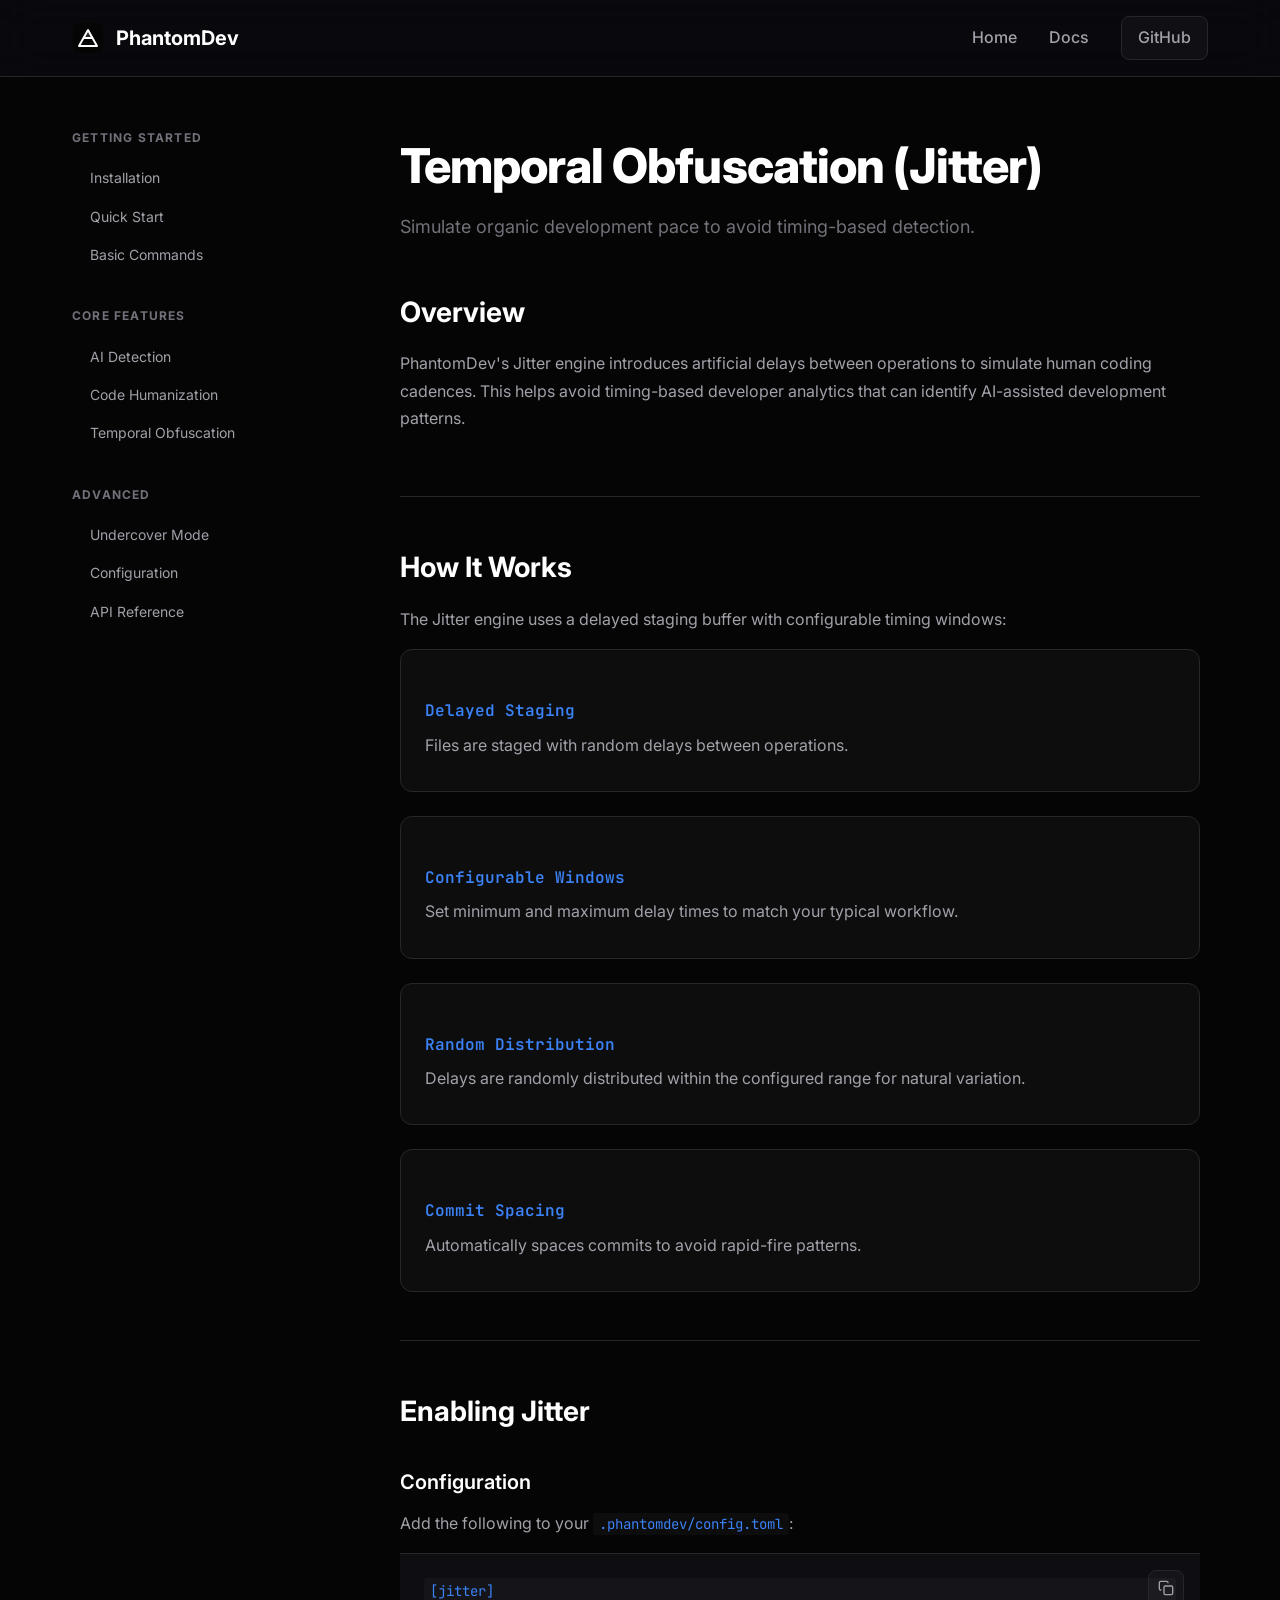
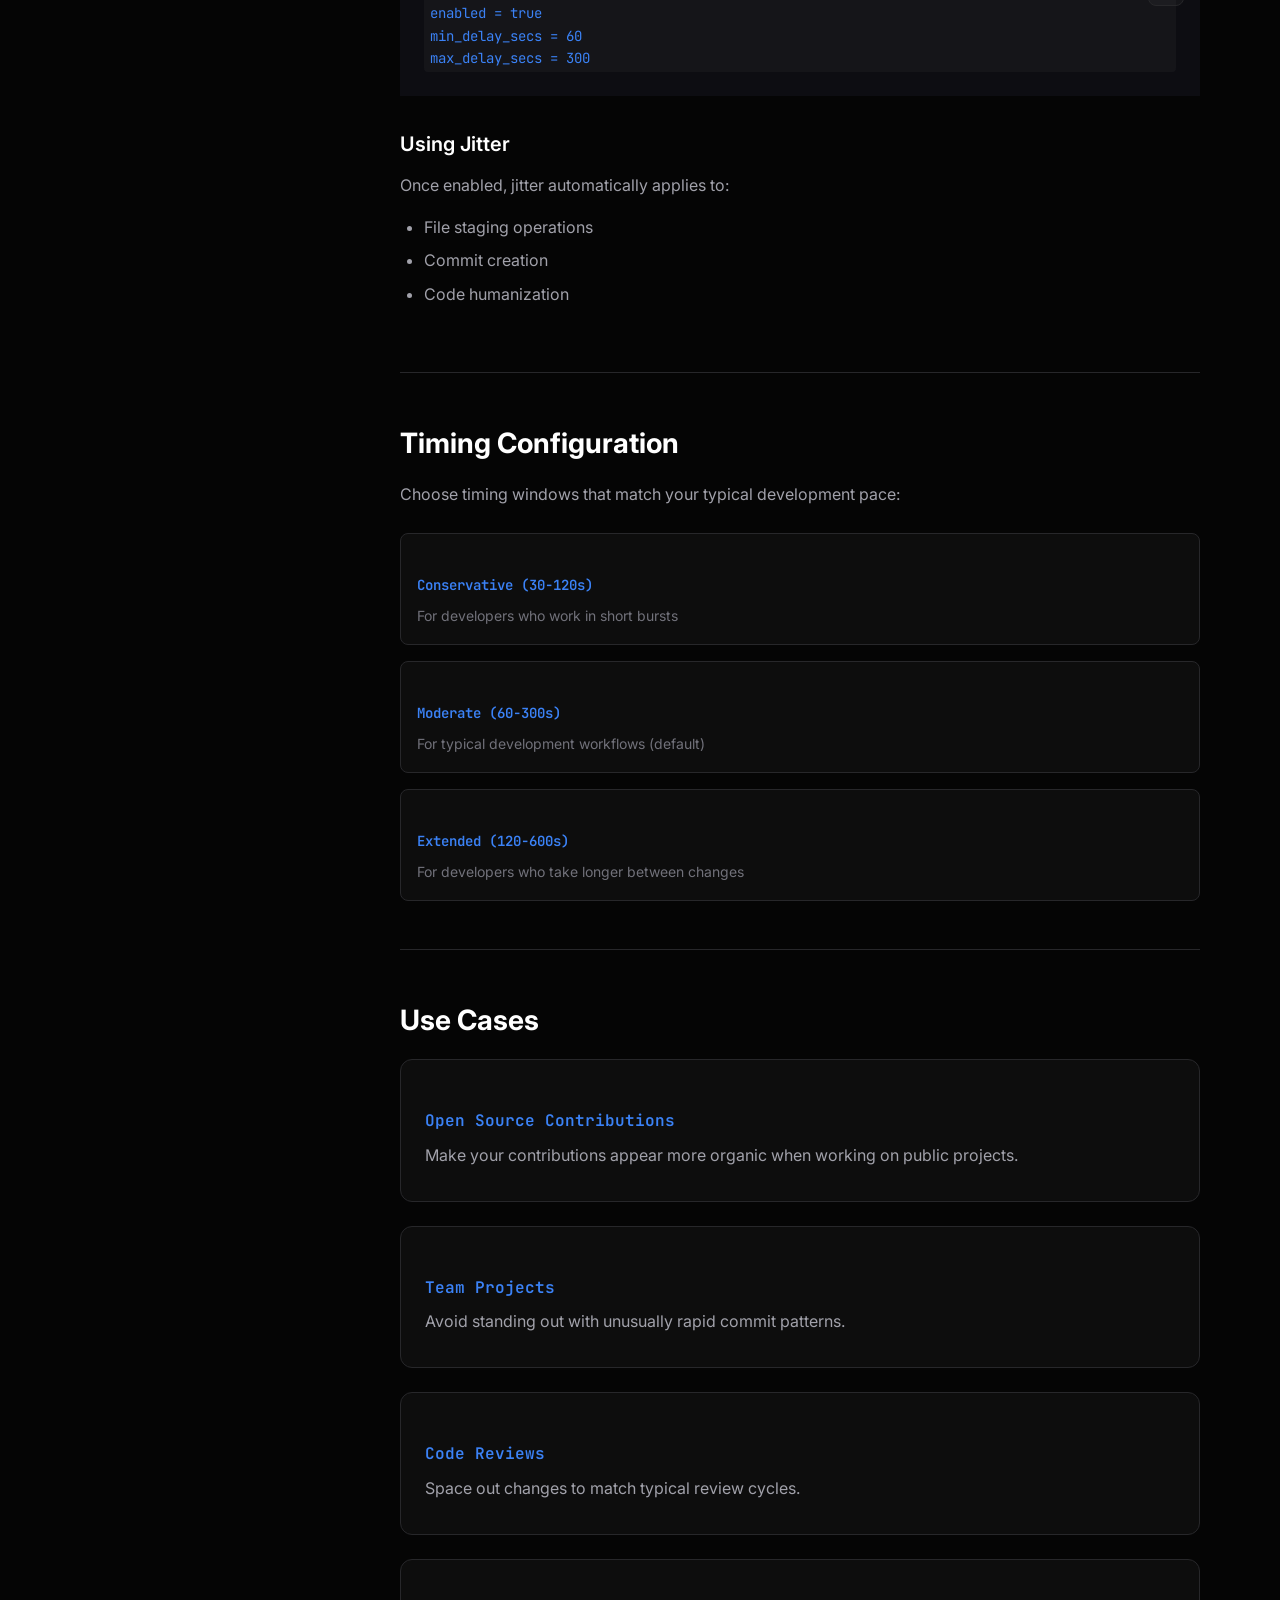
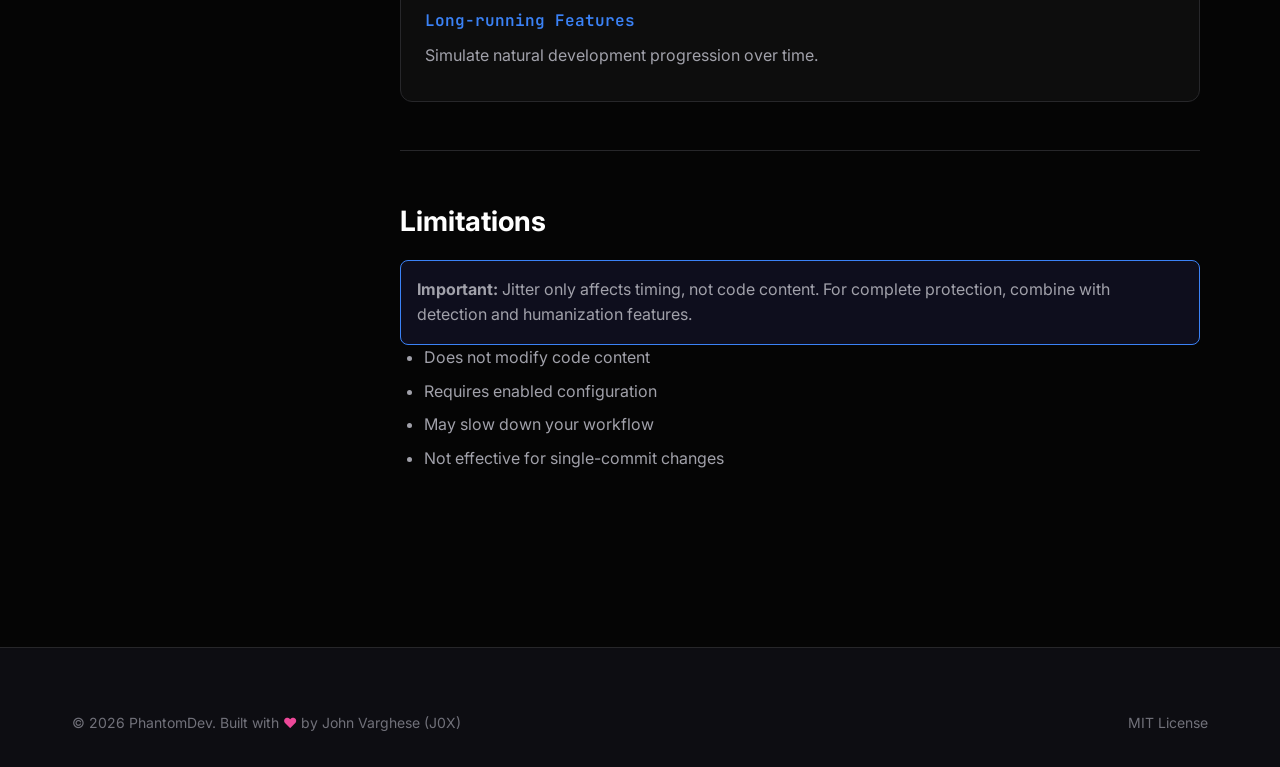
<file: docs/jitter.html>
<!DOCTYPE html>
<html lang="en">
<head>
    <meta charset="UTF-8">
    <meta name="viewport" content="width=device-width, initial-scale=1.0">
    <title>Temporal Obfuscation - PhantomDev</title>
    <link rel="stylesheet" href="styles.css">
    <link rel="preconnect" href="https://fonts.googleapis.com">
    <link rel="preconnect" href="https://fonts.gstatic.com" crossorigin>
    <link href="https://fonts.googleapis.com/css2?family=JetBrains+Mono:wght@400;500;600&family=Inter:wght@300;400;500;600;700;800&display=swap" rel="stylesheet">
</head>
<body>
    <nav class="navbar">
        <div class="nav-container">
            <div class="nav-logo">
                <a href="index.html" style="text-decoration: none; display: flex; align-items: center; gap: 0.75rem; color: inherit;">
                    <svg width="32" height="32" viewBox="0 0 256 256" fill="none" xmlns="http://www.w3.org/2000/svg">
                        <rect width="256" height="256" rx="56" fill="#050505"/>
                        <rect x="2" y="2" width="252" height="252" rx="54" stroke="#ffffff" stroke-opacity="0.1" stroke-width="2"/>
                        <circle cx="128" cy="136" r="80" stroke="#ffffff" stroke-opacity="0.03" stroke-width="2"/>
                        <path d="M128 64 L92 128 L164 128 Z" fill="#ffffff" fill-opacity="0.15"/>
                        <path d="M128 64 L56 192 L200 192 Z" stroke="#ffffff" stroke-width="16" stroke-linejoin="round"/>
                        <path d="M92 128 L164 128" stroke="#ffffff" stroke-width="16" stroke-cap="round"/>
                    </svg>
                    <span>PhantomDev</span>
                </a>
            </div>
            <div class="nav-links">
                <a href="index.html">Home</a>
                <a href="getting-started.html" class="active">Docs</a>
                <a href="https://github.com/John-Varghese-EH/PhantomDev" class="nav-github">GitHub</a>
            </div>
        </div>
    </nav>

    <main class="docs-main">
        <div class="container">
            <div class="docs-layout">
                <aside class="docs-sidebar">
                    <div class="sidebar-section">
                        <h3>Getting Started</h3>
                        <ul>
                            <li><a href="getting-started.html#installation">Installation</a></li>
                            <li><a href="getting-started.html#quick-start">Quick Start</a></li>
                            <li><a href="getting-started.html#basic-commands">Basic Commands</a></li>
                        </ul>
                    </div>
                    <div class="sidebar-section">
                        <h3>Core Features</h3>
                        <ul>
                            <li><a href="detection.html">AI Detection</a></li>
                            <li><a href="humanization.html">Code Humanization</a></li>
                            <li><a href="#overview" class="active">Temporal Obfuscation</a></li>
                        </ul>
                    </div>
                    <div class="sidebar-section">
                        <h3>Advanced</h3>
                        <ul>
                            <li><a href="undercover.html">Undercover Mode</a></li>
                            <li><a href="configuration.html">Configuration</a></li>
                            <li><a href="api.html">API Reference</a></li>
                        </ul>
                    </div>
                </aside>

                <article class="docs-content">
                    <h1>Temporal Obfuscation (Jitter)</h1>
                    <p class="docs-intro">Simulate organic development pace to avoid timing-based detection.</p>

                    <section id="overview" class="docs-section">
                        <h2>Overview</h2>
                        <p>PhantomDev's Jitter engine introduces artificial delays between operations to simulate human coding cadences. This helps avoid timing-based developer analytics that can identify AI-assisted development patterns.</p>
                    </section>

                    <section id="how-it-works" class="docs-section">
                        <h2>How It Works</h2>
                        <p>The Jitter engine uses a delayed staging buffer with configurable timing windows:</p>

                        <div class="command-list">
                            <div class="command-item">
                                <h4>Delayed Staging</h4>
                                <p>Files are staged with random delays between operations.</p>
                            </div>
                            <div class="command-item">
                                <h4>Configurable Windows</h4>
                                <p>Set minimum and maximum delay times to match your typical workflow.</p>
                            </div>
                            <div class="command-item">
                                <h4>Random Distribution</h4>
                                <p>Delays are randomly distributed within the configured range for natural variation.</p>
                            </div>
                            <div class="command-item">
                                <h4>Commit Spacing</h4>
                                <p>Automatically spaces commits to avoid rapid-fire patterns.</p>
                            </div>
                        </div>
                    </section>

                    <section id="enabling-jitter" class="docs-section">
                        <h2>Enabling Jitter</h2>

                        <h3>Configuration</h3>
                        <p>Add the following to your <code>.phantomdev/config.toml</code>:</p>
                        <div class="code-block">
                            <code>[jitter]
enabled = true
min_delay_secs = 60
max_delay_secs = 300</code>
                            <button class="copy-btn" onclick="copyCode(this)">
                                <svg width="16" height="16" viewBox="0 0 24 24" fill="none" stroke="currentColor" stroke-width="2">
                                    <rect x="9" y="9" width="13" height="13" rx="2" ry="2"/>
                                    <path d="M5 15H4a2 2 0 0 1-2-2V4a2 2 0 0 1 2-2h9a2 2 0 0 1 2 2v1"/>
                                </svg>
                            </button>
                        </div>

                        <h3>Using Jitter</h3>
                        <p>Once enabled, jitter automatically applies to:</p>
                        <ul>
                            <li>File staging operations</li>
                            <li>Commit creation</li>
                            <li>Code humanization</li>
                        </ul>
                    </section>

                    <section id="timing-configuration" class="docs-section">
                        <h2>Timing Configuration</h2>
                        <p>Choose timing windows that match your typical development pace:</p>

                        <div class="config-options">
                            <div class="config-option">
                                <h4>Conservative (30-120s)</h4>
                                <p>For developers who work in short bursts</p>
                            </div>
                            <div class="config-option">
                                <h4>Moderate (60-300s)</h4>
                                <p>For typical development workflows (default)</p>
                            </div>
                            <div class="config-option">
                                <h4>Extended (120-600s)</h4>
                                <p>For developers who take longer between changes</p>
                            </div>
                        </div>
                    </section>

                    <section id="use-cases" class="docs-section">
                        <h2>Use Cases</h2>

                        <div class="command-list">
                            <div class="command-item">
                                <h4>Open Source Contributions</h4>
                                <p>Make your contributions appear more organic when working on public projects.</p>
                            </div>
                            <div class="command-item">
                                <h4>Team Projects</h4>
                                <p>Avoid standing out with unusually rapid commit patterns.</p>
                            </div>
                            <div class="command-item">
                                <h4>Code Reviews</h4>
                                <p>Space out changes to match typical review cycles.</p>
                            </div>
                            <div class="command-item">
                                <h4>Long-running Features</h4>
                                <p>Simulate natural development progression over time.</p>
                            </div>
                        </div>
                    </section>

                    <section id="limitations" class="docs-section">
                        <h2>Limitations</h2>
                        <div class="info-box">
                            <strong>Important:</strong> Jitter only affects timing, not code content. For complete protection, combine with detection and humanization features.
                        </div>
                        <ul>
                            <li>Does not modify code content</li>
                            <li>Requires enabled configuration</li>
                            <li>May slow down your workflow</li>
                            <li>Not effective for single-commit changes</li>
                        </ul>
                    </section>
                </article>
            </div>
        </div>
    </main>

    <footer class="footer">
        <div class="container">
            <div class="footer-bottom">
                <p>&copy; 2026 PhantomDev. Built with <span class="heart">♥</span> by John Varghese (J0X)</p>
                <p>MIT License</p>
            </div>
        </div>
    </footer>

    <script>
        function copyCode(button) {
            const codeBlock = button.parentElement;
            const code = codeBlock.querySelector('code').textContent;
            navigator.clipboard.writeText(code).then(() => {
                const originalText = button.innerHTML;
                button.innerHTML = '<svg width="16" height="16" viewBox="0 0 24 24" fill="none" stroke="currentColor" stroke-width="2"><polyline points="20 6 9 17 4 12"/></svg>';
                setTimeout(() => {
                    button.innerHTML = originalText;
                }, 2000);
            });
        }

        const sections = document.querySelectorAll('.docs-section[id]');
        const navLinks = document.querySelectorAll('.docs-sidebar a');

        window.addEventListener('scroll', () => {
            let current = '';
            sections.forEach(section => {
                const sectionTop = section.offsetTop;
                if (scrollY >= sectionTop - 100) {
                    current = section.getAttribute('id');
                }
            });

            navLinks.forEach(link => {
                link.classList.remove('active');
                if (link.getAttribute('href') === `#${current}`) {
                    link.classList.add('active');
                }
            });
        });
    </script>
</body>
</html>
</file>
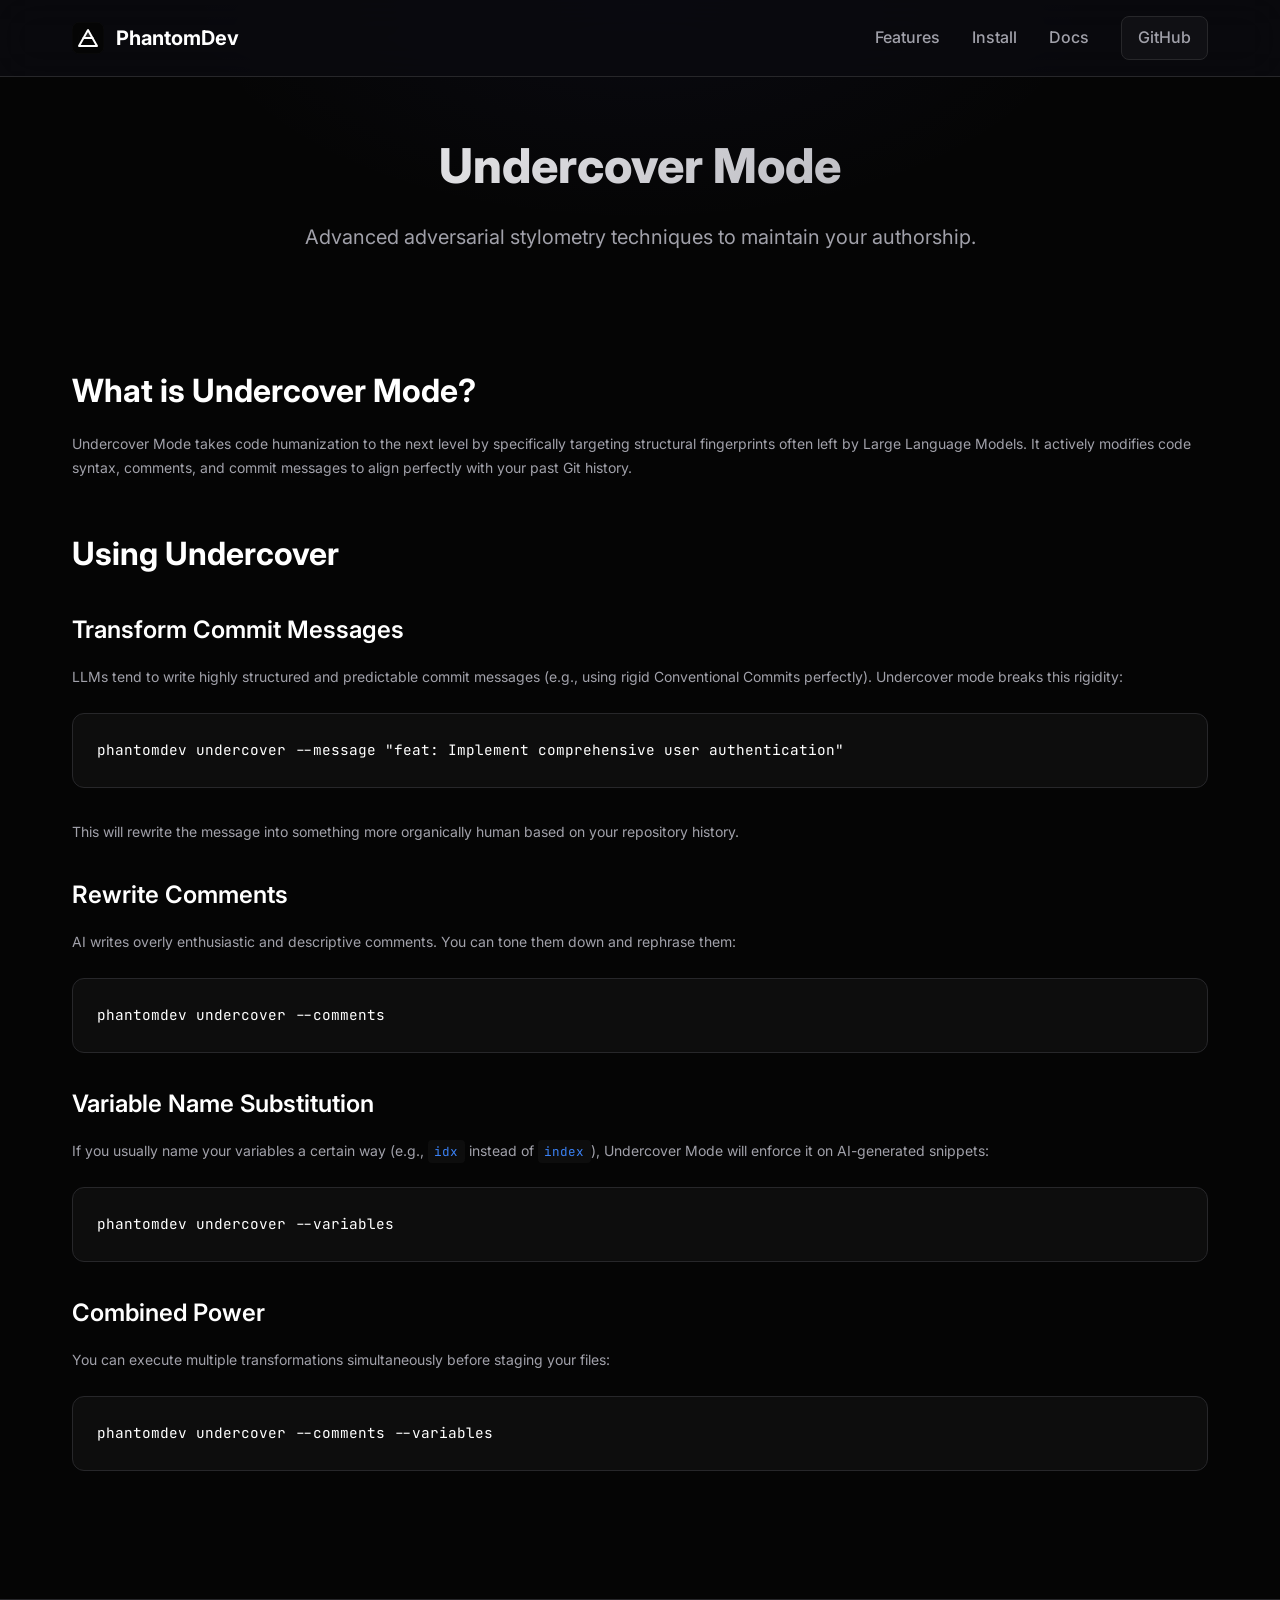
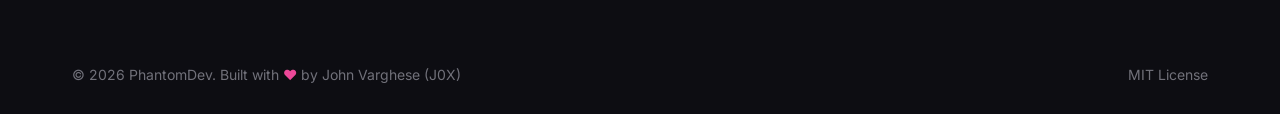
<file: docs/undercover.html>
<!DOCTYPE html>
<html lang="en">
<head>
    <meta charset="UTF-8">
    <meta name="viewport" content="width=device-width, initial-scale=1.0">
    <title>Undercover Mode - PhantomDev Docs</title>
    <link rel="stylesheet" href="styles.css">
    <link href="https://fonts.googleapis.com/css2?family=JetBrains+Mono:wght@400;500;600&family=Inter:wght@300;400;500;600;700;800&display=swap" rel="stylesheet">
</head>
<body>
    <nav class="navbar">
        <div class="nav-container">
            <div class="nav-logo">
                <a href="index.html" style="text-decoration: none; display: flex; align-items: center; gap: 0.75rem; color: inherit;">
                    <svg width="32" height="32" viewBox="0 0 256 256" fill="none" xmlns="http://www.w3.org/2000/svg">
                        <rect width="256" height="256" rx="56" fill="#050505"/>
                        <rect x="2" y="2" width="252" height="252" rx="54" stroke="#ffffff" stroke-opacity="0.1" stroke-width="2"/>
                        <circle cx="128" cy="136" r="80" stroke="#ffffff" stroke-opacity="0.03" stroke-width="2"/>
                        <path d="M128 64 L92 128 L164 128 Z" fill="#ffffff" fill-opacity="0.15"/>
                        <path d="M128 64 L56 192 L200 192 Z" stroke="#ffffff" stroke-width="16" stroke-linejoin="round"/>
                        <path d="M92 128 L164 128" stroke="#ffffff" stroke-width="16" stroke-linecap="round"/>
                    </svg>
                    <span>PhantomDev</span>
                </a>
            </div>
            <div class="nav-links">
                <a href="index.html#features">Features</a>
                <a href="index.html#install">Install</a>
                <a href="index.html#docs">Docs</a>
                <a href="https://github.com/John-Varghese-EH/PhantomDev" class="nav-github">GitHub</a>
            </div>
        </div>
    </nav>

    <header class="doc-header">
        <div class="container">
            <h1>Undercover Mode</h1>
            <p>Advanced adversarial stylometry techniques to maintain your authorship.</p>
        </div>
    </header>

    <main class="doc-content">
        <div class="container">
            <h2>What is Undercover Mode?</h2>
            <p>Undercover Mode takes code humanization to the next level by specifically targeting structural fingerprints often left by Large Language Models. It actively modifies code syntax, comments, and commit messages to align perfectly with your past Git history.</p>
            
            <h2>Using Undercover</h2>
            
            <h3>Transform Commit Messages</h3>
            <p>LLMs tend to write highly structured and predictable commit messages (e.g., using rigid Conventional Commits perfectly). Undercover mode breaks this rigidity:</p>
            <pre><code>phantomdev undercover --message "feat: Implement comprehensive user authentication"</code></pre>
            <p>This will rewrite the message into something more organically human based on your repository history.</p>

            <h3>Rewrite Comments</h3>
            <p>AI writes overly enthusiastic and descriptive comments. You can tone them down and rephrase them:</p>
            <pre><code>phantomdev undercover --comments</code></pre>

            <h3>Variable Name Substitution</h3>
            <p>If you usually name your variables a certain way (e.g., <code>idx</code> instead of <code>index</code>), Undercover Mode will enforce it on AI-generated snippets:</p>
            <pre><code>phantomdev undercover --variables</code></pre>

            <h3>Combined Power</h3>
            <p>You can execute multiple transformations simultaneously before staging your files:</p>
            <pre><code>phantomdev undercover --comments --variables</code></pre>
        </div>
    </main>

    <footer class="footer">
        <div class="container">
            <div class="footer-bottom">
                <p>&copy; 2026 PhantomDev. Built with <span class="heart">♥</span> by John Varghese (J0X)</p>
                <p>MIT License</p>
            </div>
        </div>
    </footer>
</body>
</html>
</file>
<file: docs/styles.css>
:root {
    --bg-primary: #050505;
    --bg-secondary: #0d0d12;
    --bg-tertiary: rgba(255, 255, 255, 0.03);
    --text-primary: #ffffff;
    --text-secondary: #a1a1aa;
    --text-muted: #71717a;
    --accent-primary: #3b82f6;
    --accent-secondary: #8b5cf6;
    --accent-glow: rgba(59, 130, 246, 0.15);
    --success: #10b981;
    --warning: #f59e0b;
    --error: #ef4444;
    --border-color: #27272a;
    --gradient-primary: linear-gradient(135deg, #2563eb 0%, #3b82f6 100%);
    --gradient-text: linear-gradient(135deg, #ffffff 0%, #a1a1aa 100%);
    --shadow-glow: 0 0 30px var(--accent-glow);
    --font-sans: 'Inter', -apple-system, BlinkMacSystemFont, 'Segoe UI', sans-serif;
    --font-mono: 'JetBrains Mono', 'Fira Code', monospace;
}

* {
    margin: 0;
    padding: 0;
    box-sizing: border-box;
}

html {
    scroll-behavior: smooth;
}

body {
    font-family: var(--font-sans);
    background: var(--bg-primary);
    color: var(--text-primary);
    line-height: 1.6;
    overflow-x: hidden;
}

.container {
    max-width: 1200px;
    margin: 0 auto;
    padding: 0 2rem;
}

/* Navbar */
.navbar {
    position: fixed;
    top: 0;
    left: 0;
    right: 0;
    z-index: 1000;
    background: rgba(10, 10, 15, 0.8);
    backdrop-filter: blur(20px);
    border-bottom: 1px solid var(--border-color);
    transition: all 0.3s ease;
}

.navbar.scrolled {
    background: rgba(10, 10, 15, 0.95);
    box-shadow: 0 4px 20px rgba(0, 0, 0, 0.3);
}

.nav-container {
    max-width: 1200px;
    margin: 0 auto;
    padding: 1rem 2rem;
    display: flex;
    justify-content: space-between;
    align-items: center;
}

.nav-logo {
    display: flex;
    align-items: center;
    gap: 0.75rem;
    font-weight: 700;
    font-size: 1.25rem;
    color: var(--text-primary);
}

.nav-logo svg {
    color: var(--accent-primary);
}

.nav-links {
    display: flex;
    align-items: center;
    gap: 2rem;
}

.nav-links a {
    color: var(--text-secondary);
    text-decoration: none;
    font-weight: 500;
    transition: color 0.2s ease;
}

.nav-links a:hover {
    color: var(--text-primary);
}

.nav-github {
    display: flex;
    align-items: center;
    gap: 0.5rem;
    padding: 0.5rem 1rem;
    background: var(--bg-tertiary);
    border-radius: 8px;
    border: 1px solid var(--border-color);
}

.nav-github:hover {
    border-color: var(--accent-primary);
}

/* Hero */
.hero {
    min-height: 100vh;
    padding: 8rem 0 4rem;
    background: radial-gradient(ellipse at top, rgba(99, 102, 241, 0.1) 0%, transparent 50%);
}

.hero-inner {
    display: flex;
    align-items: center;
    min-height: calc(100vh - 12rem);
    padding: 0 4rem;
    gap: 4rem;
}

.hero-content {
    flex: 1;
    max-width: 600px;
}

.hero-badge {
    display: inline-flex;
    align-items: center;
    gap: 0.5rem;
    padding: 0.5rem 1rem;
    background: var(--bg-tertiary);
    border: 1px solid var(--border-color);
    border-radius: 100px;
    font-size: 0.875rem;
    color: var(--text-secondary);
    margin-bottom: 1.5rem;
}

.badge-dot {
    width: 8px;
    height: 8px;
    background: var(--success);
    border-radius: 50%;
    animation: pulse 2s infinite;
}

@keyframes pulse {

    0%,
    100% {
        opacity: 1;
    }

    50% {
        opacity: 0.5;
    }
}

.hero-title {
    font-size: 4.5rem;
    font-weight: 800;
    line-height: 1.1;
    margin-bottom: 1rem;
    letter-spacing: -0.03em;
}

.gradient-text {
    background: var(--gradient-text);
    -webkit-background-clip: text;
    -webkit-text-fill-color: transparent;
    background-clip: text;
}

.hero-subtitle {
    font-size: 1.5rem;
    font-weight: 400;
    color: var(--text-secondary);
    margin-bottom: 0.75rem;
}

.hero-description {
    font-size: 1.125rem;
    color: var(--text-muted);
    margin-bottom: 2rem;
    max-width: 500px;
}

.hero-actions {
    display: flex;
    gap: 1rem;
    margin-bottom: 3rem;
}

.btn {
    display: inline-flex;
    align-items: center;
    gap: 0.5rem;
    padding: 0.875rem 1.75rem;
    border-radius: 12px;
    font-weight: 600;
    text-decoration: none;
    transition: all 0.2s ease;
    border: none;
    cursor: pointer;
    font-size: 1rem;
}

.btn-primary {
    background: var(--gradient-primary);
    color: white;
    box-shadow: var(--shadow-glow);
}

.btn-primary:hover {
    transform: translateY(-2px);
    box-shadow: 0 8px 20px rgba(59, 130, 246, 0.2);
}

.btn-secondary {
    background: transparent;
    color: var(--text-primary);
    border: 1px solid rgba(255, 255, 255, 0.15);
}

.btn-secondary:hover {
    border-color: rgba(255, 255, 255, 0.3);
    background: rgba(255, 255, 255, 0.05);
}

.hero-stats {
    display: flex;
    gap: 3rem;
}

.stat {
    display: flex;
    flex-direction: column;
}

.stat-value {
    font-size: 2rem;
    font-weight: 700;
    color: var(--text-primary);
}

.stat-label {
    font-size: 0.875rem;
    color: var(--text-muted);
}

.hero-visual {
    flex: 1;
    display: flex;
    justify-content: center;
    align-items: center;
}

.terminal-window {
    width: 100%;
    max-width: 500px;
    background: var(--bg-secondary);
    border: 1px solid rgba(255, 255, 255, 0.1);
    border-radius: 16px;
    overflow: hidden;
    box-shadow: 0 30px 60px -12px rgba(0, 0, 0, 0.7), inset 0 1px 0 rgba(255, 255, 255, 0.1);
    backdrop-filter: blur(20px);
}

.terminal-header {
    display: flex;
    align-items: center;
    justify-content: space-between;
    padding: 1rem 1.5rem;
    background: var(--bg-tertiary);
    border-bottom: 1px solid var(--border-color);
}

.terminal-buttons {
    display: flex;
    gap: 0.5rem;
}

.terminal-buttons span {
    width: 12px;
    height: 12px;
    border-radius: 50%;
}

.terminal-buttons span:nth-child(1) {
    background: #ef4444;
}

.terminal-buttons span:nth-child(2) {
    background: #f59e0b;
}

.terminal-buttons span:nth-child(3) {
    background: #10b981;
}

.terminal-title {
    font-family: var(--font-mono);
    font-size: 0.875rem;
    color: var(--text-muted);
}

.terminal-body {
    padding: 1.5rem;
    font-family: var(--font-mono);
    font-size: 0.875rem;
}

.terminal-line {
    display: flex;
    align-items: center;
    gap: 0.75rem;
    margin-bottom: 0.5rem;
}

.prompt {
    color: var(--accent-primary);
}

.command {
    color: var(--text-primary);
}

.output {
    color: var(--text-secondary);
    padding-left: 1.5rem;
}

.success {
    color: var(--success);
}

.info {
    color: var(--accent-primary);
}

.warning {
    color: var(--warning);
}

.cursor {
    animation: blink 1s infinite;
}

@keyframes blink {

    0%,
    50% {
        opacity: 1;
    }

    51%,
    100% {
        opacity: 0;
    }
}

/* Features */
.features {
    padding: 6rem 0;
    background: var(--bg-secondary);
}

.section-header {
    text-align: center;
    margin-bottom: 4rem;
}

.section-header h2 {
    font-size: 2.5rem;
    font-weight: 700;
    margin-bottom: 0.75rem;
}

.section-header p {
    color: var(--text-muted);
    font-size: 1.125rem;
}

.features-grid {
    display: grid;
    grid-template-columns: repeat(auto-fit, minmax(320px, 1fr));
    gap: 1.5rem;
}

.feature-card {
    padding: 2.5rem;
    background: var(--bg-tertiary);
    border: 1px solid rgba(255, 255, 255, 0.05);
    border-radius: 20px;
    backdrop-filter: blur(10px);
    -webkit-backdrop-filter: blur(10px);
    transition: all 0.3s cubic-bezier(0.4, 0, 0.2, 1);
}

.feature-card:hover {
    border-color: rgba(255, 255, 255, 0.15);
    transform: translateY(-4px);
    box-shadow: 0 10px 40px -10px rgba(0, 0, 0, 0.5);
}

.feature-icon {
    width: 56px;
    height: 56px;
    display: flex;
    align-items: center;
    justify-content: center;
    background: var(--bg-secondary);
    border: 1px solid var(--border-color);
    border-radius: 12px;
    margin-bottom: 1.25rem;
    color: var(--accent-primary);
}

.feature-card h3 {
    font-size: 1.25rem;
    font-weight: 600;
    margin-bottom: 0.75rem;
}

.feature-card p {
    color: var(--text-muted);
    line-height: 1.6;
}

/* Install */
.install {
    padding: 6rem 0;
}

.install-methods {
    display: flex;
    flex-direction: column;
    gap: 1rem;
}

.install-card {
    background: var(--bg-tertiary);
    border: 1px solid rgba(255, 255, 255, 0.05);
    border-radius: 16px;
    overflow: hidden;
    backdrop-filter: blur(10px);
    transition: all 0.3s ease;
}

.install-card.active {
    border-color: rgba(255, 255, 255, 0.2);
    box-shadow: 0 10px 40px -10px rgba(0, 0, 0, 0.5);
}

.install-header {
    display: flex;
    align-items: center;
    justify-content: space-between;
    padding: 1.5rem;
}

.install-header h3 {
    font-size: 1.125rem;
    font-weight: 600;
}

.install-badge {
    padding: 0.25rem 0.75rem;
    background: var(--accent-primary);
    color: white;
    border-radius: 100px;
    font-size: 0.75rem;
    font-weight: 600;
}

.code-block {
    position: relative;
    padding: 1.5rem;
    background: var(--bg-secondary);
    border-top: 1px solid var(--border-color);
}

.code-block code {
    display: block;
    font-family: var(--font-mono);
    font-size: 0.875rem;
    color: var(--text-primary);
    white-space: pre-wrap;
    line-height: 1.6;
}

.copy-btn {
    position: absolute;
    top: 1rem;
    right: 1rem;
    width: 36px;
    height: 36px;
    display: flex;
    align-items: center;
    justify-content: center;
    background: var(--bg-tertiary);
    border: 1px solid var(--border-color);
    border-radius: 8px;
    color: var(--text-secondary);
    cursor: pointer;
    transition: all 0.2s ease;
}

.copy-btn:hover {
    border-color: var(--accent-primary);
    color: var(--text-primary);
}

/* Docs */
.docs {
    padding: 6rem 0;
    background: var(--bg-secondary);
}

.docs-grid {
    display: grid;
    grid-template-columns: repeat(auto-fit, minmax(280px, 1fr));
    gap: 1rem;
}

.doc-link {
    display: flex;
    align-items: center;
    gap: 1rem;
    padding: 1.5rem;
    background: var(--bg-tertiary);
    border: 1px solid rgba(255, 255, 255, 0.05);
    border-radius: 16px;
    text-decoration: none;
    backdrop-filter: blur(10px);
    transition: all 0.3s cubic-bezier(0.4, 0, 0.2, 1);
}

.doc-link:hover {
    border-color: rgba(255, 255, 255, 0.15);
    transform: translateY(-2px);
    box-shadow: 0 10px 30px -10px rgba(0, 0, 0, 0.3);
}

.doc-icon {
    width: 48px;
    height: 48px;
    display: flex;
    align-items: center;
    justify-content: center;
    background: var(--bg-secondary);
    border: 1px solid var(--border-color);
    border-radius: 10px;
    color: var(--accent-primary);
    flex-shrink: 0;
}

.doc-content {
    flex: 1;
}

.doc-content h3 {
    font-size: 1rem;
    font-weight: 600;
    margin-bottom: 0.25rem;
}

.doc-content p {
    font-size: 0.875rem;
    color: var(--text-muted);
}

.doc-arrow {
    color: var(--text-muted);
    flex-shrink: 0;
}

/* CTA */
.cta {
    padding: 6rem 0;
    text-align: center;
    background: radial-gradient(ellipse at bottom, rgba(99, 102, 241, 0.1) 0%, transparent 50%);
}

.cta h2 {
    font-size: 2.5rem;
    font-weight: 700;
    margin-bottom: 1rem;
}

.cta p {
    color: var(--text-muted);
    font-size: 1.125rem;
    margin-bottom: 2rem;
}

.cta-actions {
    display: flex;
    gap: 1rem;
    justify-content: center;
}

/* Footer */
.footer {
    padding: 4rem 0 2rem;
    background: var(--bg-secondary);
    border-top: 1px solid var(--border-color);
}

.footer-content {
    display: grid;
    grid-template-columns: 1fr 2fr;
    gap: 4rem;
    margin-bottom: 3rem;
}

.footer-brand {
    max-width: 300px;
}

.footer-logo {
    display: flex;
    align-items: center;
    gap: 0.75rem;
    font-weight: 700;
    font-size: 1.125rem;
    margin-bottom: 1rem;
}

.footer-logo svg {
    color: var(--accent-primary);
}

.footer-brand p {
    color: var(--text-muted);
    font-size: 0.875rem;
}

.footer-links {
    display: grid;
    grid-template-columns: repeat(3, 1fr);
    gap: 2rem;
}

.footer-section h4 {
    font-size: 0.875rem;
    font-weight: 600;
    margin-bottom: 1rem;
    color: var(--text-primary);
}

.footer-section a {
    display: block;
    color: var(--text-muted);
    text-decoration: none;
    font-size: 0.875rem;
    margin-bottom: 0.5rem;
    transition: color 0.2s ease;
}

.footer-section a:hover {
    color: var(--accent-primary);
}

.footer-disclaimer {
    padding-top: 2rem;
    border-top: 1px solid var(--border-color);
    color: var(--text-muted);
    font-size: 0.75rem;
    text-align: justify;
    margin: 0 auto 2rem;
    line-height: 1.6;
}

.footer-bottom {
    display: flex;
    justify-content: space-between;
    align-items: center;
    color: var(--text-muted);
    font-size: 0.875rem;
}

.heart {
    color: #ec4899;
}

/* Codebase Graph Section */
.graph-section {
    width: 100%;
    background: #0a0a12;
}

.graph-section-header {
    padding: 4rem 4rem 2rem;
    text-align: center;
}

.graph-section-header h2 {
    font-size: 2rem;
    font-weight: 700;
    color: var(--text-primary);
    margin-bottom: 0.75rem;
}

.graph-section-header p {
    font-size: 1rem;
    color: var(--text-muted);
}

.graph-embed {
    width: 100%;
    line-height: 0;
    position: relative;
}

.graph-embed iframe {
    width: 100%;
    height: 480px;
    border: none;
    display: block;
    pointer-events: none;
    /* blocked by default - overlay handles activation */
}

.graph-overlay {
    position: absolute;
    inset: 0;
    background: transparent;
    display: flex;
    align-items: center;
    justify-content: center;
    cursor: pointer;
    z-index: 10;
    transition: opacity 0.2s ease;
}

.graph-overlay.hidden {
    display: none;
}

.graph-overlay-hint {
    display: flex;
    align-items: center;
    gap: 0.6rem;
    padding: 0.6rem 1.25rem;
    background: rgba(10, 10, 20, 0.7);
    backdrop-filter: blur(8px);
    border: 1px solid rgba(99, 102, 241, 0.3);
    border-radius: 100px;
    color: rgba(255, 255, 255, 0.65);
    font-size: 0.875rem;
    font-family: var(--font-sans);
    letter-spacing: 0.01em;
    opacity: 0;
    transition: opacity 0.3s ease;
    pointer-events: none;
}

.graph-embed:hover .graph-overlay-hint {
    opacity: 1;
}

/* Responsive */
@media (max-width: 968px) {
    .hero-inner {
        flex-direction: column;
        text-align: center;
        padding: 0 2rem;
    }

    .hero-content {
        max-width: 100%;
        margin-bottom: 3rem;
    }

    .hero-actions {
        justify-content: center;
    }

    .hero-stats {
        justify-content: center;
    }

    .hero-visual {
        width: 100%;
    }

    .footer-content {
        grid-template-columns: 1fr;
        gap: 2rem;
    }

    .footer-links {
        grid-template-columns: repeat(2, 1fr);
    }
}

@media (max-width: 640px) {
    .hero-title {
        font-size: 2.5rem;
    }

    .hero-subtitle {
        font-size: 1.125rem;
    }

    .hero-actions {
        flex-direction: column;
    }

    .hero-stats {
        gap: 1.5rem;
    }

    .nav-links {
        display: none;
    }

    .cta-actions {
        flex-direction: column;
    }

    .footer-links {
        grid-template-columns: 1fr;
    }

    .footer-bottom {
        flex-direction: column;
        gap: 0.5rem;
    }
}

/* Documentation Pages */
.doc-header {
    padding: 8rem 0 4rem;
    background: radial-gradient(ellipse at top, rgba(99, 102, 241, 0.05) 0%, transparent 50%);
    text-align: center;
}

.doc-header h1 {
    font-size: 3rem;
    font-weight: 800;
    margin-bottom: 1rem;
    background: var(--gradient-text);
    -webkit-background-clip: text;
    -webkit-text-fill-color: transparent;
}

.doc-header p {
    color: var(--text-secondary);
    font-size: 1.25rem;
}

.doc-content {
    padding: 0 0 6rem;
}

.doc-content h2 {
    font-size: 2rem;
    font-weight: 700;
    margin: 3rem 0 1rem;
    color: var(--text-primary);
}

.doc-content h3 {
    font-size: 1.5rem;
    font-weight: 600;
    margin: 2rem 0 1rem;
    color: var(--text-primary);
}

.doc-content p {
    color: var(--text-secondary);
    margin-bottom: 1.5rem;
    line-height: 1.7;
}

.doc-content ul,
.doc-content ol {
    color: var(--text-secondary);
    margin-bottom: 1.5rem;
    padding-left: 2rem;
}

.doc-content li {
    margin-bottom: 0.5rem;
}

.doc-content code:not(pre code) {
    background: var(--bg-tertiary);
    color: var(--accent-primary);
    padding: 0.2rem 0.4rem;
    border-radius: 4px;
    font-family: var(--font-mono);
    font-size: 0.9em;
}

.doc-content pre {
    background: var(--bg-tertiary);
    padding: 1.5rem;
    border-radius: 12px;
    overflow-x: auto;
    border: 1px solid var(--border-color);
    margin-bottom: 2rem;
}

.doc-content pre code {
    color: var(--text-primary);
    font-family: var(--font-mono);
    font-size: 0.9rem;
}

/* Documentation Pages */
.docs-main {
    padding-top: 8rem;
    padding-bottom: 4rem;
    min-height: 100vh;
}

.docs-layout {
    display: grid;
    grid-template-columns: 280px 1fr;
    gap: 3rem;
    align-items: start;
}

.docs-sidebar {
    position: sticky;
    top: 6rem;
    max-height: calc(100vh - 8rem);
    overflow-y: auto;
    padding-right: 1rem;
}

.sidebar-section {
    margin-bottom: 2rem;
}

.sidebar-section h3 {
    font-size: 0.75rem;
    font-weight: 700;
    text-transform: uppercase;
    letter-spacing: 0.1em;
    color: var(--text-muted);
    margin-bottom: 0.75rem;
}

.sidebar-section ul {
    list-style: none;
}

.sidebar-section a {
    display: block;
    padding: 0.5rem 0;
    color: var(--text-secondary);
    text-decoration: none;
    font-size: 0.875rem;
    transition: color 0.2s ease;
    border-left: 2px solid transparent;
    padding-left: 1rem;
}

.sidebar-section a:hover {
    color: var(--text-primary);
}

.sidebar-section a.active {
    color: var(--accent-primary);
    border-left-color: var(--accent-primary);
    font-weight: 500;
}

.docs-content {
    max-width: 800px;
}

.docs-content h1 {
    font-size: 3rem;
    font-weight: 800;
    margin-bottom: 0.5rem;
    letter-spacing: -0.02em;
}

.docs-intro {
    color: var(--text-muted);
    font-size: 1.125rem;
    margin-bottom: 3rem;
}

.docs-section {
    margin-bottom: 3rem;
    padding-bottom: 3rem;
    border-bottom: 1px solid var(--border-color);
}

.docs-section:last-child {
    border-bottom: none;
}

.docs-section h2 {
    font-size: 1.75rem;
    font-weight: 700;
    margin-bottom: 1rem;
    color: var(--text-primary);
}

.docs-section h3 {
    font-size: 1.25rem;
    font-weight: 600;
    margin-bottom: 0.75rem;
    margin-top: 1.5rem;
    color: var(--text-primary);
}

.docs-section h4 {
    font-size: 1rem;
    font-weight: 600;
    margin-bottom: 0.5rem;
    color: var(--text-primary);
}

.docs-section p {
    color: var(--text-secondary);
    margin-bottom: 1rem;
    line-height: 1.7;
}

.docs-section ul {
    margin-left: 1.5rem;
    margin-bottom: 1rem;
    color: var(--text-secondary);
}

.docs-section li {
    margin-bottom: 0.5rem;
}

.docs-section code {
    font-family: var(--font-mono);
    background: var(--bg-tertiary);
    padding: 0.125rem 0.375rem;
    border-radius: 4px;
    font-size: 0.875em;
    color: var(--accent-primary);
}

.docs-section pre {
    background: var(--bg-tertiary);
    border: 1px solid var(--border-color);
    border-radius: 8px;
    padding: 1rem;
    overflow-x: auto;
    margin-bottom: 1rem;
}

.docs-section pre code {
    background: none;
    padding: 0;
    color: var(--text-primary);
}

.info-box {
    background: rgba(99, 102, 241, 0.1);
    border: 1px solid var(--accent-primary);
    border-radius: 8px;
    padding: 1rem;
    margin-top: 1rem;
    color: var(--text-secondary);
}

.command-list {
    display: flex;
    flex-direction: column;
    gap: 1.5rem;
}

.command-item {
    background: var(--bg-tertiary);
    border: 1px solid var(--border-color);
    border-radius: 12px;
    padding: 1.5rem;
}

.command-item h4 {
    font-family: var(--font-mono);
    color: var(--accent-primary);
    margin-bottom: 0.5rem;
}

.command-item p {
    margin-bottom: 0.5rem;
}

.command-item ul {
    margin-left: 1rem;
    margin-top: 0.75rem;
}

.command-item li {
    font-size: 0.875rem;
}

.next-steps {
    display: grid;
    grid-template-columns: repeat(auto-fit, minmax(240px, 1fr));
    gap: 1rem;
    margin-top: 2rem;
}

.next-step-card {
    display: block;
    padding: 1.5rem;
    background: var(--bg-tertiary);
    border: 1px solid var(--border-color);
    border-radius: 12px;
    text-decoration: none;
    transition: all 0.3s ease;
}

.next-step-card:hover {
    border-color: var(--accent-primary);
    transform: translateY(-2px);
}

.next-step-card h3 {
    font-size: 1rem;
    font-weight: 600;
    margin-bottom: 0.5rem;
    color: var(--text-primary);
}

.next-step-card p {
    font-size: 0.875rem;
    color: var(--text-muted);
    margin: 0;
}

/* Docs responsive */
@media (max-width: 968px) {
    .docs-layout {
        grid-template-columns: 1fr;
    }

    .docs-sidebar {
        position: static;
        max-height: none;
        padding-right: 0;
        margin-bottom: 2rem;
    }

    .sidebar-section {
        display: inline-block;
        margin-right: 2rem;
        margin-bottom: 0;
    }

    .sidebar-section ul {
        display: flex;
        gap: 1rem;
    }

    .sidebar-section a {
        border-left: none;
        padding-left: 0;
    }
}

@media (max-width: 640px) {
    .docs-content h1 {
        font-size: 2rem;
    }

    .sidebar-section {
        display: block;
        margin-right: 0;
        margin-bottom: 1.5rem;
    }

    .sidebar-section ul {
        flex-direction: column;
        gap: 0;
    }
}

/* Config Options */
.config-options {
    display: flex;
    flex-direction: column;
    gap: 1rem;
    margin-top: 1.5rem;
}

.config-option {
    background: var(--bg-tertiary);
    border: 1px solid var(--border-color);
    border-radius: 8px;
    padding: 1rem;
}

.config-option h4 {
    font-family: var(--font-mono);
    font-size: 0.875rem;
    color: var(--accent-primary);
    margin-bottom: 0.5rem;
}

.config-option p {
    font-size: 0.875rem;
    color: var(--text-muted);
    margin: 0;
}

/* Code blocks in docs */
.docs-section .code-block {
    margin: 1rem 0;
}

.docs-section h3 {
    margin-top: 2rem;
}

.docs-section h4 {
    margin-top: 1.5rem;
}

/* Workflow Steps */
.workflow-steps {
    display: flex;
    flex-direction: column;
    gap: 1.5rem;
    margin-top: 1.5rem;
}

.workflow-step {
    display: flex;
    gap: 1rem;
    align-items: flex-start;
}

.step-number {
    width: 32px;
    height: 32px;
    display: flex;
    align-items: center;
    justify-content: center;
    background: var(--accent-primary);
    color: white;
    border-radius: 50%;
    font-weight: 600;
    font-size: 0.875rem;
    flex-shrink: 0;
}

.step-content {
    flex: 1;
}

.step-content h4 {
    font-size: 1rem;
    font-weight: 600;
    margin-bottom: 0.5rem;
    color: var(--text-primary);
}

.step-content .code-block {
    margin: 0;
}
</file>
